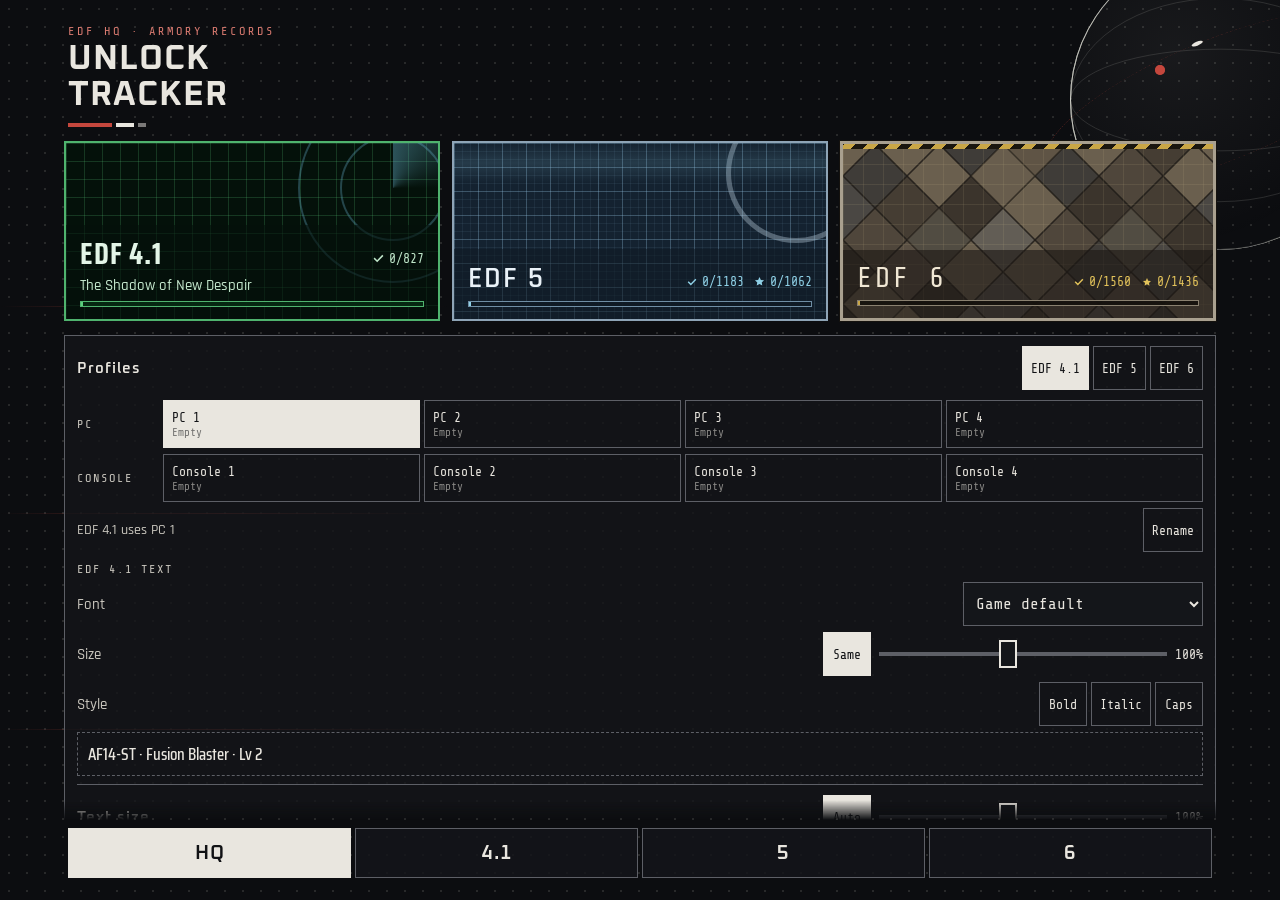
<file: index.html>
<!doctype html>
<html lang="en">
<head>
  <meta charset="utf-8">
  <meta name="viewport" content="width=device-width, initial-scale=1, viewport-fit=cover">
  <title>EDF Unlock Tracker</title>
  <meta name="description" content="Track weapon and vehicle unlocks and star upgrades for Earth Defense Force 4.1, 5 and 6.">
  <meta name="theme-color" content="#0c0d10">
  <meta name="color-scheme" content="dark">
  <meta name="mobile-web-app-capable" content="yes">
  <meta name="apple-mobile-web-app-capable" content="yes">
  <meta name="apple-mobile-web-app-status-bar-style" content="black-translucent">
  <meta name="apple-mobile-web-app-title" content="EDF Tracker">
  <link rel="manifest" href="manifest.webmanifest">
  <link rel="icon" href="icons/icon-192.png">
  <link rel="apple-touch-icon" href="icons/icon-180.png">
  <link rel="preload" href="fonts/oxanium-latin-700-normal.woff2" as="font" type="font/woff2" crossorigin>
  <link rel="stylesheet" href="css/base.css">
  <link rel="stylesheet" href="css/hq.css">
  <script src="js/version.js"></script>
  <script src="js/prefs.js"></script>
</head>
<body>
<div class="hq">
  <div class="hq-bg" aria-hidden="true">
    <div class="hq-dots"></div>
    <div class="hq-stream" style="top:34%;animation-delay:0s"></div><div class="hq-stream" style="top:57%;animation-delay:-2.5s"></div><div class="hq-stream" style="top:81%;animation-delay:-1.2s"></div>
    <div class="globe">
      <div class="globe__edge"></div>
      <div class="globe__mer" style="animation-delay:0s"></div><div class="globe__mer" style="animation-delay:-2s"></div><div class="globe__mer" style="animation-delay:-4s"></div><div class="globe__mer" style="animation-delay:-6s"></div>
      <div class="globe__lat" style="transform:scaleY(.34)"></div>
      <div class="globe__lat" style="transform:scaleY(.68);opacity:.8"></div>
      <div class="globe__dot"></div>
      <div class="globe__ping"></div>
      <div class="globe__orbit"><div class="globe__path"></div><div class="globe__sat"></div></div>
    </div>
  </div>

  <main class="hq-main">
    <header class="hq-head">
      <div class="hq-kicker">EDF HQ · ARMORY RECORDS</div>
      <h1>UNLOCK <br>TRACKER</h1>
      <div class="hq-bars" aria-hidden="true"><span></span><span></span><span></span></div>
    </header>

    <noscript><p class="notice">The tracker needs JavaScript. Turn it on in your browser settings and reload.</p></noscript>

    <div class="notice" id="notice" role="status" aria-live="polite" hidden></div>

    <div class="cards">
      <a class="card card--41" href="edf41.html">
        <div class="card__fx" aria-hidden="true"><div class="fx41-grid"></div><div class="fx41-radar"><div class="fx41-sweep"></div></div></div>
        <div class="card__body">
          <div class="card__top"><span class="card__name">EDF 4.1</span><span class="card__meta"><span class="card__slot" data-slotname="edf41" hidden></span><span class="card__count" data-count="edf41">0/827</span></span></div>
          <div class="card__sub">The Shadow of New Despair</div>
          <div class="card__bar"><span data-bar="edf41" style="width:0%"></span></div>
        </div>
      </a>
      <a class="card card--5" href="edf5.html">
        <div class="card__fx" aria-hidden="true"><div class="fx5-grid"></div><div class="fx5-ring"></div><div class="fx5-scan"></div></div>
        <div class="card__body">
          <div class="card__top"><span class="card__name">EDF 5</span><span class="card__meta"><span class="card__slot" data-slotname="edf5" hidden></span><span class="card__count" data-count="edf5">0/1183</span></span></div>
          <div class="card__bar"><span data-bar="edf5" style="width:0%"></span></div>
        </div>
      </a>
      <a class="card card--6" href="edf6.html">
        <div class="card__fx" aria-hidden="true"><div class="fx6-move"><div class="fx6-rh"></div><div class="fx6-rhl"></div></div><div class="fx6-grid"></div><div class="fx6-hazard"></div></div>
        <div class="card__body">
          <div class="card__top"><span class="card__name">EDF 6</span><span class="card__meta"><span class="card__slot" data-slotname="edf6" hidden></span><span class="card__count" data-count="edf6">0/1560</span></span></div>
          <div class="card__bar"><span data-bar="edf6" style="width:0%"></span></div>
        </div>
      </a>
    </div>

    <section class="settings" aria-label="Settings">
      <div class="setting" role="group" aria-labelledby="lblProfile">
        <span class="setting__label" id="lblProfile">Profiles</span>
        <div class="seg" id="segGame" title="Choose which game's profiles to show">
          <button type="button" data-game="edf41">EDF 4.1</button>
          <button type="button" data-game="edf5">EDF 5</button>
          <button type="button" data-game="edf6">EDF 6</button>
        </div>
      </div>
      <div class="slots" id="segProfile">
        <div class="slots__group" role="group" aria-labelledby="lblPc">
          <span class="slots__label" id="lblPc">PC</span>
          <div class="slots__grid">
            <button type="button" class="slot" data-slot="pc1"><span class="slot__name">PC 1</span><span class="slot__count">Empty</span></button>
            <button type="button" class="slot" data-slot="pc2"><span class="slot__name">PC 2</span><span class="slot__count">Empty</span></button>
            <button type="button" class="slot" data-slot="pc3"><span class="slot__name">PC 3</span><span class="slot__count">Empty</span></button>
            <button type="button" class="slot" data-slot="pc4"><span class="slot__name">PC 4</span><span class="slot__count">Empty</span></button>
          </div>
        </div>
        <div class="slots__group" role="group" aria-labelledby="lblCon">
          <span class="slots__label" id="lblCon">Console</span>
          <div class="slots__grid">
            <button type="button" class="slot" data-slot="con1"><span class="slot__name">Console 1</span><span class="slot__count">Empty</span></button>
            <button type="button" class="slot" data-slot="con2"><span class="slot__name">Console 2</span><span class="slot__count">Empty</span></button>
            <button type="button" class="slot" data-slot="con3"><span class="slot__name">Console 3</span><span class="slot__count">Empty</span></button>
            <button type="button" class="slot" data-slot="con4"><span class="slot__name">Console 4</span><span class="slot__count">Empty</span></button>
          </div>
        </div>
        <div class="slots__foot">
          <span class="slots__now" id="slotNow"></span>
          <button type="button" id="renameProfile" title="Rename the profile in use">Rename</button>
        </div>
      </div>
      <div class="gtext" id="gameText" role="group" aria-labelledby="lblGameText">
        <span class="slots__label" id="lblGameText">Text</span>
        <div class="setting">
          <label class="setting__label setting__label--sub" for="typeFont">Font</label>
          <select class="select" id="typeFont"><option value="default">Game default</option></select>
        </div>
        <div class="setting" role="group" aria-labelledby="lblTypeSize">
          <span class="setting__label setting__label--sub" id="lblTypeSize">Size</span>
          <div class="seg seg--text" id="segTypeSize">
            <button type="button" id="typeSame" title="Use the general Text size setting (below) for this game">Same</button>
            <input type="range" class="range" id="typeRange" min="60" max="150" step="5" value="100" aria-labelledby="lblTypeSize" aria-valuetext="100%">
            <span class="seg__value" id="typeValue" aria-hidden="true">100%</span>
          </div>
        </div>
        <div class="setting" role="group" aria-labelledby="lblTypeStyle">
          <span class="setting__label setting__label--sub" id="lblTypeStyle">Style</span>
          <div class="seg" id="segTypeStyle">
            <button type="button" data-style="bold">Bold</button>
            <button type="button" data-style="italic">Italic</button>
            <button type="button" data-style="caps">Caps</button>
          </div>
        </div>
        <p class="gtext__preview" id="typePreview" aria-hidden="true"></p>
      </div>
      <div class="setting" role="group" aria-labelledby="lblText">
        <span class="setting__label" id="lblText" title="For HQ and for every game set to Same">Text size</span>
        <div class="seg seg--text" id="segText">
          <button type="button" id="textAuto" data-text="auto" title="Follow this device's text size">Auto</button>
          <input type="range" class="range" id="textRange" min="60" max="150" step="5" value="100" aria-labelledby="lblText" aria-valuetext="100%">
          <span class="seg__value" id="textValue" aria-hidden="true">100%</span>
        </div>
      </div>
      <div class="setting" role="group" aria-labelledby="lblLayout">
        <span class="setting__label" id="lblLayout">Game pages</span>
        <div class="seg" id="segLayout">
          <button type="button" data-layout="fit" title="Everything fits on one screen; the weapon list and the upgrades scroll inside it">Fit screen</button>
          <button type="button" data-layout="scroll" title="On phones and tablets: a taller weapon list and the full details, on a page that scrolls">Taller lists</button>
        </div>
      </div>
      <div class="setting" role="group" aria-labelledby="lblFx">
        <span class="setting__label" id="lblFx">Background effects</span>
        <div class="seg" id="segFx">
          <button type="button" data-fx="on">On</button>
          <button type="button" data-fx="off" title="Stops the moving backgrounds to save battery">Off</button>
        </div>
      </div>
    </section>

    <section class="savein" id="saveIn" aria-labelledby="saveTitle" hidden>
      <h2 class="savein__title" id="saveTitle" tabindex="-1">Import from game save</h2>
      <p class="savein__text">Marks the weapons you own, and in EDF 5 and 6 their star levels, by reading your own save file from the PC (Steam) version. The file is read on this device only; nothing is uploaded.</p>
      <div class="setting">
        <label class="setting__label setting__label--sub" for="saveGame">Game</label>
        <select class="select" id="saveGame"></select>
      </div>
      <div class="setting">
        <label class="setting__label setting__label--sub" for="saveSlot">Into profile</label>
        <select class="select" id="saveSlot"></select>
      </div>
      <label class="savein__check" id="saveStarsRow"><input type="checkbox" id="saveStars" checked> <span>Also read star levels</span></label>
      <p class="savein__text">Choose <b id="saveName">MAIN.GST</b> from a save slot's folder (<b>saveslot00</b> is the first slot). The saves are in this folder, inside a folder named with your Steam ID number:</p>
      <div class="savein__path">
        <code id="savePath"></code>
        <button type="button" id="saveCopy" title="Copy this folder path, then paste it into the file window's address bar">Copy</button>
      </div>
      <div class="savein__row">
        <button type="button" class="hq-btn hq-btn--red" id="savePick">Choose the save file</button>
        <button type="button" class="hq-btn" id="saveClose">Close</button>
      </div>
      <input type="file" id="saveFile" hidden>
      <div class="savein__result" id="saveResult" role="status" aria-live="polite" hidden></div>
    </section>
    <div class="actions">
      <button type="button" class="hq-btn" id="export">Export progress</button>
      <button type="button" class="hq-btn" id="import">Import progress</button>
      <input type="file" id="importfile" accept="application/json,.json" hidden>
      <button type="button" class="hq-btn hq-btn--wide" id="saveOpen" aria-expanded="false" aria-controls="saveIn" hidden>Import from game save</button>
    </div>
    <p class="backup" id="backup" hidden></p>
    <p class="credit"><span id="version"></span> · Weapon data and drop tables from <a href="https://github.com/zeddidragon/edf-calc" rel="noopener">edf-calc</a> by Tony Sæle (zeddidragon)</p>
  </main>

  <nav class="nav" aria-label="Games">
    <a href="index.html" aria-current="page">HQ</a>
    <a href="edf41.html">4.1</a>
    <a href="edf5.html">5</a>
    <a href="edf6.html">6</a>
  </nav>
</div>
<script type="module" src="js/hq.js"></script>
<script src="js/sw-register.js" defer></script>
</body>
</html>
</file>
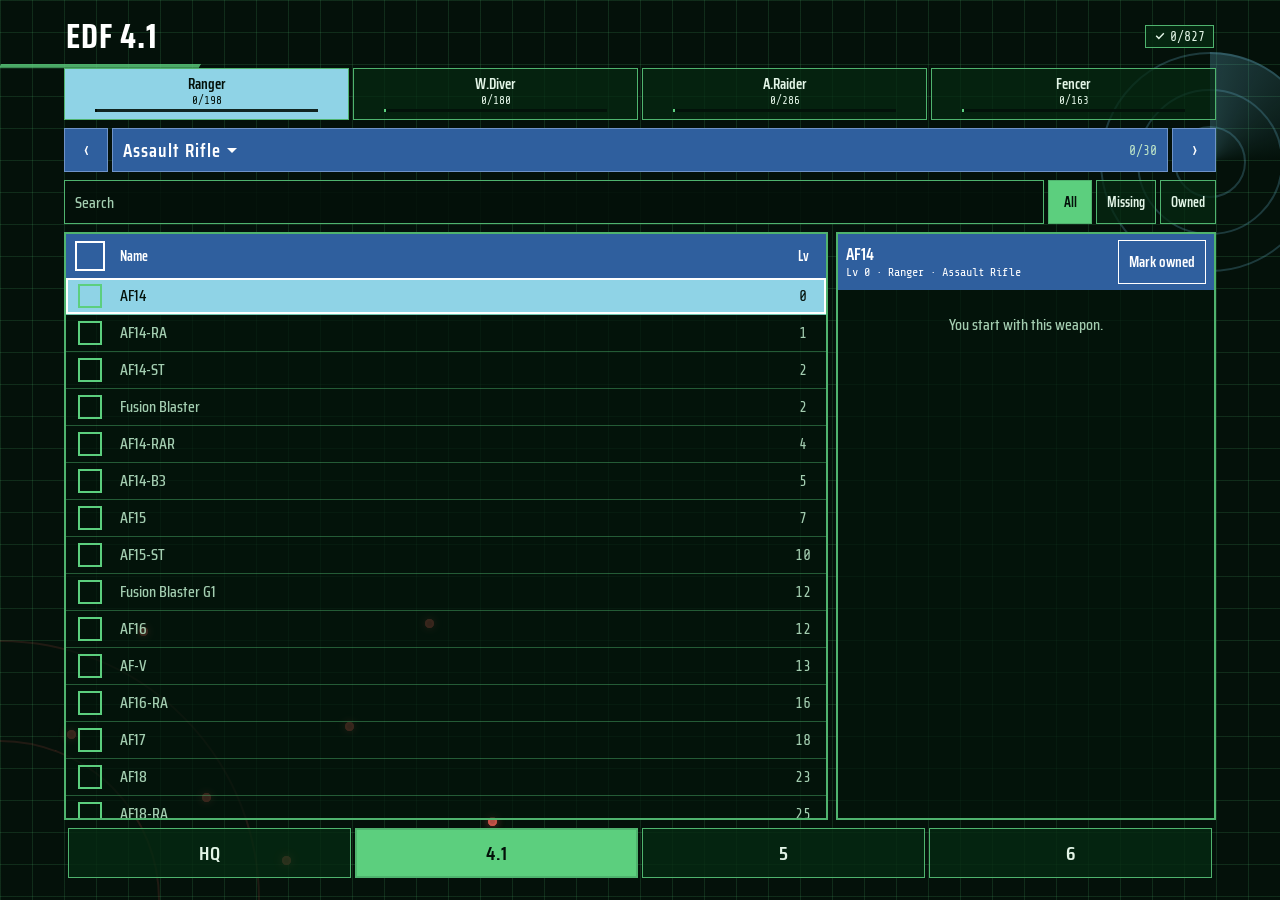
<file: edf41.html>
<!doctype html>
<!-- Generated by tools/build_pages.py. Edit the template there, then run it again. -->
<html lang="en">
<head>
  <meta charset="utf-8">
  <meta name="viewport" content="width=device-width, initial-scale=1, viewport-fit=cover">
  <title>EDF 4.1 · EDF Unlock Tracker</title>
  <meta name="description" content="Track EDF 4.1 weapon and vehicle unlocks for every class.">
  <meta name="theme-color" content="#04110a">
  <meta name="color-scheme" content="dark">
  <meta name="mobile-web-app-capable" content="yes">
  <meta name="apple-mobile-web-app-capable" content="yes">
  <meta name="apple-mobile-web-app-status-bar-style" content="black-translucent">
  <meta name="apple-mobile-web-app-title" content="EDF Tracker">
  <link rel="manifest" href="manifest.webmanifest">
  <link rel="icon" href="icons/icon-192.png">
  <link rel="apple-touch-icon" href="icons/icon-180.png">
  <link rel="preload" href="fonts/saira-condensed-latin-600-normal.woff2" as="font" type="font/woff2" crossorigin>
  <link rel="preload" href="data/edf41.json" as="fetch" crossorigin>
  <link rel="stylesheet" href="css/base.css">
  <link rel="stylesheet" href="css/app.css">
  <link rel="stylesheet" href="css/theme-41.css">
  <script src="js/version.js"></script>
  <script src="js/prefs.js"></script>
</head>
<body data-game="edf41">
<div class="shell">
  <div class="decor" aria-hidden="true">
    <div class="th-grid"></div>
    <div class="th-radar">
      <div class="th-ring" style="top:0;left:0;width:220px;height:220px"></div>
      <div class="th-ring" style="top:37px;left:37px;width:146px;height:146px"></div>
      <div class="th-ring" style="top:74px;left:74px;width:72px;height:72px"></div>
      <div class="th-sweep"></div>
    </div>
    <div class="th-stripe"></div>
    <div class="th-blips">
      <div class="th-range" style="left:-260px;bottom:-260px;width:520px;height:520px"></div>
      <div class="th-range" style="left:-160px;bottom:-160px;width:320px;height:320px"></div>
      <div class="th-ping" style="left:18%;top:32%;animation-delay:0s"></div><div class="th-blip" style="left:18%;top:32%;animation-delay:0s"></div>
      <div class="th-ping" style="left:44%;top:56%;animation-delay:0.8s"></div><div class="th-blip" style="left:44%;top:56%;animation-delay:0.8s"></div>
      <div class="th-ping" style="left:26%;top:74%;animation-delay:1.6s"></div><div class="th-blip" style="left:26%;top:74%;animation-delay:1.6s"></div>
      <div class="th-ping" style="left:62%;top:80%;animation-delay:2.3s"></div><div class="th-blip" style="left:62%;top:80%;animation-delay:2.3s"></div>
      <div class="th-ping" style="left:9%;top:58%;animation-delay:1.1s"></div><div class="th-blip" style="left:9%;top:58%;animation-delay:1.1s"></div>
      <div class="th-ping" style="left:54%;top:30%;animation-delay:2.8s"></div><div class="th-blip" style="left:54%;top:30%;animation-delay:2.8s"></div>
      <div class="th-ping" style="left:36%;top:90%;animation-delay:0.4s"></div><div class="th-blip" style="left:36%;top:90%;animation-delay:0.4s"></div>
    </div>
  </div>

  <main class="main">
    <header class="titlebar">
      <h1>EDF 4.1</h1>
      <div class="pills" id="pills"></div>
    </header>

    <noscript><p class="noscript">The tracker needs JavaScript. Turn it on in your browser settings and reload.</p></noscript>

    <div class="banner" id="banner" role="region" aria-label="Import" hidden></div>

    <div class="tabs" id="tabs" role="group" aria-label="Class"></div>

    <div class="catbar">
      <button type="button" class="iconbtn" data-act="prev" aria-label="Previous category">‹</button>
      <button type="button" class="catbtn" id="catbtn" data-act="picker" aria-expanded="false" title="Choose a category">
        <span class="catbtn__name"><span class="catbtn__text" id="catname">Loading…</span><span class="caret" aria-hidden="true"></span></span>
        <span class="catbtn__count" id="catcount"></span>
      </button>
      <button type="button" class="iconbtn" data-act="next" aria-label="Next category">›</button>
    </div>

    <div class="tools">
      <div class="search">
        <label class="sr-only" for="q">Search all EDF 4.1 weapons</label>
        <input id="q" type="search" placeholder="Search" autocomplete="off" autocapitalize="off" autocorrect="off" spellcheck="false" enterkeyhint="search">
        <button type="button" class="search__clear" id="qclear" data-act="clearq" aria-label="Clear search" hidden>×</button>
      </div>
      <div class="filters" id="filters" role="group" aria-label="Filter"></div>
    </div>

    <div class="work">
      <section class="panel listpanel" aria-label="Weapons">
        <div class="listhead cols" id="listhead"></div>
        <div class="list" id="list"></div>
      </section>
      <section class="panel detail" id="detail" aria-label="Selected weapon"></section>
    </div>
  </main>

  <nav class="nav" aria-label="Games">
    <a href="index.html">HQ</a>
    <a href="edf41.html" aria-current="page">4.1</a>
    <a href="edf5.html">5</a>
    <a href="edf6.html">6</a>
  </nav>

  <div class="toast" id="toast" role="status" aria-live="polite" hidden>
    <span id="toastmsg"></span>
    <button type="button" id="toastundo" data-act="toast">Undo</button>
  </div>
</div>
<script type="module" src="js/app.js"></script>
<script src="js/sw-register.js" defer></script>
</body>
</html>
</file>
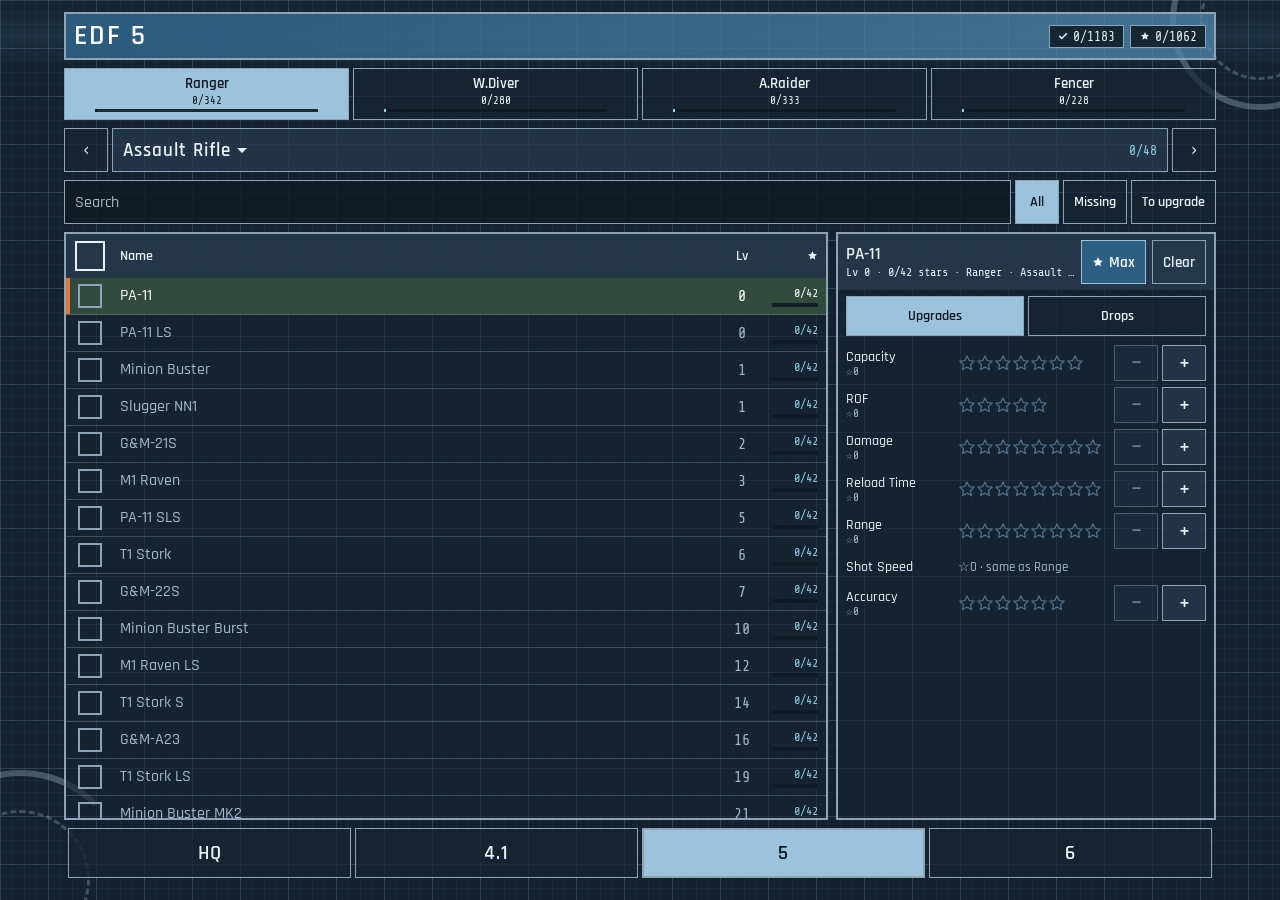
<file: edf5.html>
<!doctype html>
<!-- Generated by tools/build_pages.py. Edit the template there, then run it again. -->
<html lang="en">
<head>
  <meta charset="utf-8">
  <meta name="viewport" content="width=device-width, initial-scale=1, viewport-fit=cover">
  <title>EDF 5 · EDF Unlock Tracker</title>
  <meta name="description" content="Track EDF 5 weapon and vehicle unlocks and star upgrades for every class.">
  <meta name="theme-color" content="#142230">
  <meta name="color-scheme" content="dark">
  <meta name="mobile-web-app-capable" content="yes">
  <meta name="apple-mobile-web-app-capable" content="yes">
  <meta name="apple-mobile-web-app-status-bar-style" content="black-translucent">
  <meta name="apple-mobile-web-app-title" content="EDF Tracker">
  <link rel="manifest" href="manifest.webmanifest">
  <link rel="icon" href="icons/icon-192.png">
  <link rel="apple-touch-icon" href="icons/icon-180.png">
  <link rel="preload" href="fonts/rajdhani-latin-600-normal.woff2" as="font" type="font/woff2" crossorigin>
  <link rel="preload" href="data/edf5.json" as="fetch" crossorigin>
  <link rel="stylesheet" href="css/base.css">
  <link rel="stylesheet" href="css/app.css">
  <link rel="stylesheet" href="css/theme-5.css">
  <script src="js/version.js"></script>
  <script src="js/prefs.js"></script>
</head>
<body data-game="edf5">
<div class="shell">
  <div class="decor" aria-hidden="true">
    <div class="th-grid"></div>
    <div class="th-ring" style="right:-70px;top:-70px;width:180px;height:180px"></div>
    <div class="th-ring2" style="right:-40px;top:-40px;width:120px;height:120px"></div>
    <div class="th-ring" style="left:-90px;bottom:-90px;width:220px;height:220px"></div>
    <div class="th-ring2" style="left:-50px;bottom:-50px;width:140px;height:140px"></div>
    <div class="th-scan"></div>
  </div>

  <main class="main">
    <header class="titlebar">
      <h1>EDF 5</h1>
      <div class="pills" id="pills"></div>
    </header>

    <noscript><p class="noscript">The tracker needs JavaScript. Turn it on in your browser settings and reload.</p></noscript>

    <div class="banner" id="banner" role="region" aria-label="Import" hidden></div>

    <div class="tabs" id="tabs" role="group" aria-label="Class"></div>

    <div class="catbar">
      <button type="button" class="iconbtn" data-act="prev" aria-label="Previous category">‹</button>
      <button type="button" class="catbtn" id="catbtn" data-act="picker" aria-expanded="false" title="Choose a category">
        <span class="catbtn__name"><span class="catbtn__text" id="catname">Loading…</span><span class="caret" aria-hidden="true"></span></span>
        <span class="catbtn__count" id="catcount"></span>
      </button>
      <button type="button" class="iconbtn" data-act="next" aria-label="Next category">›</button>
    </div>

    <div class="tools">
      <div class="search">
        <label class="sr-only" for="q">Search all EDF 5 weapons</label>
        <input id="q" type="search" placeholder="Search" autocomplete="off" autocapitalize="off" autocorrect="off" spellcheck="false" enterkeyhint="search">
        <button type="button" class="search__clear" id="qclear" data-act="clearq" aria-label="Clear search" hidden>×</button>
      </div>
      <div class="filters" id="filters" role="group" aria-label="Filter"></div>
    </div>

    <div class="work">
      <section class="panel listpanel" aria-label="Weapons">
        <div class="listhead cols" id="listhead"></div>
        <div class="list" id="list"></div>
      </section>
      <section class="panel detail" id="detail" aria-label="Selected weapon"></section>
    </div>
  </main>

  <nav class="nav" aria-label="Games">
    <a href="index.html">HQ</a>
    <a href="edf41.html">4.1</a>
    <a href="edf5.html" aria-current="page">5</a>
    <a href="edf6.html">6</a>
  </nav>

  <div class="toast" id="toast" role="status" aria-live="polite" hidden>
    <span id="toastmsg"></span>
    <button type="button" id="toastundo" data-act="toast">Undo</button>
  </div>
</div>
<script type="module" src="js/app.js"></script>
<script src="js/sw-register.js" defer></script>
</body>
</html>
</file>
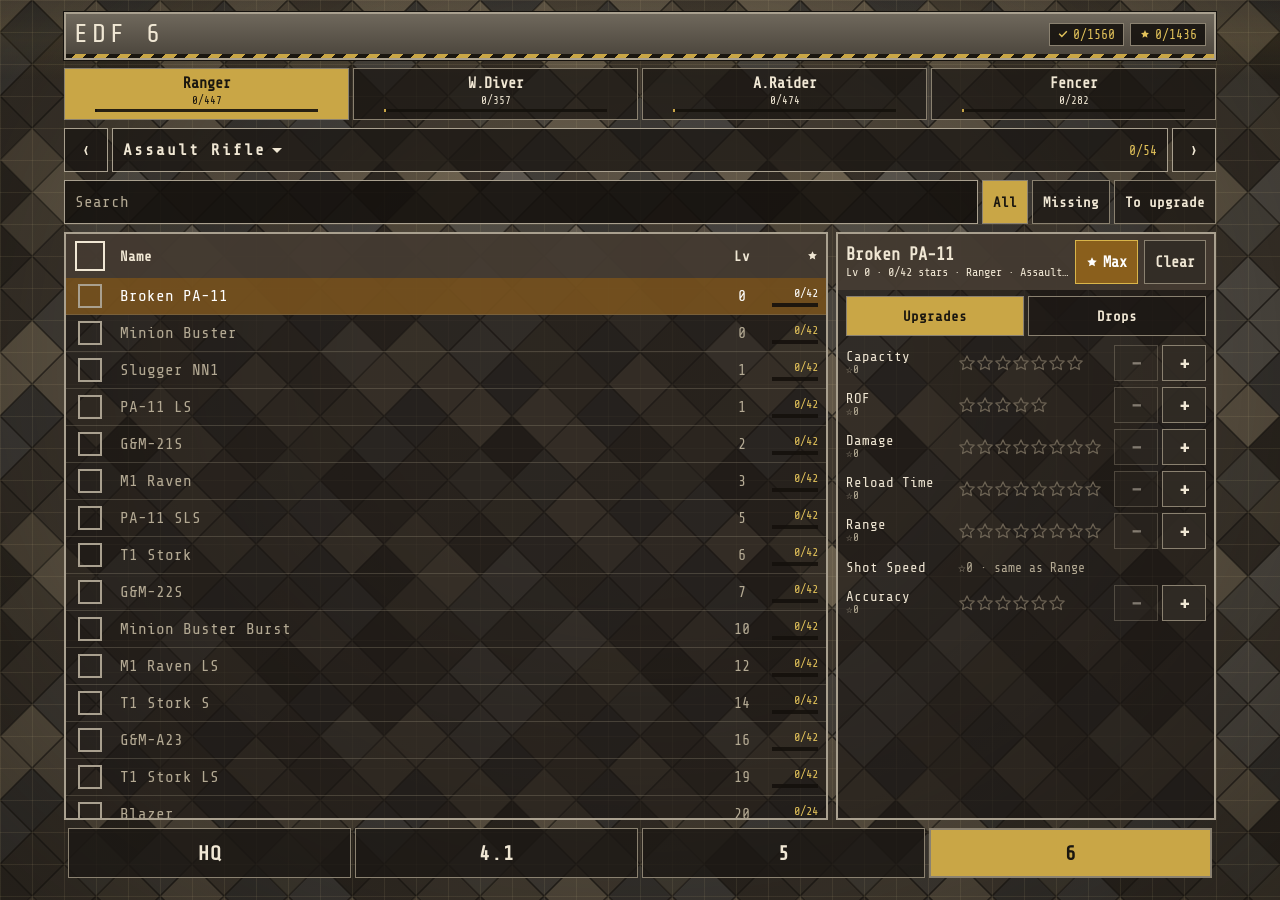
<file: edf6.html>
<!doctype html>
<!-- Generated by tools/build_pages.py. Edit the template there, then run it again. -->
<html lang="en">
<head>
  <meta charset="utf-8">
  <meta name="viewport" content="width=device-width, initial-scale=1, viewport-fit=cover">
  <title>EDF 6 · EDF Unlock Tracker</title>
  <meta name="description" content="Track EDF 6 weapon and vehicle unlocks and star upgrades for every class.">
  <meta name="theme-color" content="#2b2620">
  <meta name="color-scheme" content="dark">
  <meta name="mobile-web-app-capable" content="yes">
  <meta name="apple-mobile-web-app-capable" content="yes">
  <meta name="apple-mobile-web-app-status-bar-style" content="black-translucent">
  <meta name="apple-mobile-web-app-title" content="EDF Tracker">
  <link rel="manifest" href="manifest.webmanifest">
  <link rel="icon" href="icons/icon-192.png">
  <link rel="apple-touch-icon" href="icons/icon-180.png">
  <link rel="preload" href="fonts/share-tech-mono-latin-400-normal.woff2" as="font" type="font/woff2" crossorigin>
  <link rel="preload" href="data/edf6.json" as="fetch" crossorigin>
  <link rel="stylesheet" href="css/base.css">
  <link rel="stylesheet" href="css/app.css">
  <link rel="stylesheet" href="css/theme-6.css">
  <script src="js/version.js"></script>
  <script src="js/prefs.js"></script>
</head>
<body data-game="edf6">
<div class="shell">
  <div class="decor" aria-hidden="true">
    <div class="th-rh-move">
      <div class="th-rh"></div>
      <div class="th-rh-d"></div>
      <div class="th-rh-l"></div>
      <div class="th-rh-l2"></div>
    </div>
    <div class="th-vignette"></div>
    <div class="th-grid"></div>
    <div class="th-scan"></div>
  </div>

  <main class="main">
    <header class="titlebar">
      <h1>EDF 6</h1>
      <div class="pills" id="pills"></div>
    </header>

    <noscript><p class="noscript">The tracker needs JavaScript. Turn it on in your browser settings and reload.</p></noscript>

    <div class="banner" id="banner" role="region" aria-label="Import" hidden></div>

    <div class="tabs" id="tabs" role="group" aria-label="Class"></div>

    <div class="catbar">
      <button type="button" class="iconbtn" data-act="prev" aria-label="Previous category">‹</button>
      <button type="button" class="catbtn" id="catbtn" data-act="picker" aria-expanded="false" title="Choose a category">
        <span class="catbtn__name"><span class="catbtn__text" id="catname">Loading…</span><span class="caret" aria-hidden="true"></span></span>
        <span class="catbtn__count" id="catcount"></span>
      </button>
      <button type="button" class="iconbtn" data-act="next" aria-label="Next category">›</button>
    </div>

    <div class="tools">
      <div class="search">
        <label class="sr-only" for="q">Search all EDF 6 weapons</label>
        <input id="q" type="search" placeholder="Search" autocomplete="off" autocapitalize="off" autocorrect="off" spellcheck="false" enterkeyhint="search">
        <button type="button" class="search__clear" id="qclear" data-act="clearq" aria-label="Clear search" hidden>×</button>
      </div>
      <div class="filters" id="filters" role="group" aria-label="Filter"></div>
    </div>

    <div class="work">
      <section class="panel listpanel" aria-label="Weapons">
        <div class="listhead cols" id="listhead"></div>
        <div class="list" id="list"></div>
      </section>
      <section class="panel detail" id="detail" aria-label="Selected weapon"></section>
    </div>
  </main>

  <nav class="nav" aria-label="Games">
    <a href="index.html">HQ</a>
    <a href="edf41.html">4.1</a>
    <a href="edf5.html">5</a>
    <a href="edf6.html" aria-current="page">6</a>
  </nav>

  <div class="toast" id="toast" role="status" aria-live="polite" hidden>
    <span id="toastmsg"></span>
    <button type="button" id="toastundo" data-act="toast">Undo</button>
  </div>
</div>
<script type="module" src="js/app.js"></script>
<script src="js/sw-register.js" defer></script>
</body>
</html>
</file>
<file: css/base.css>
/* ==========================================================================
   base.css – loaded by every page: self-hosted fonts, icons, shared helpers.
   Fonts are SIL Open Font License files (see fonts/licenses).
   ========================================================================== */

@font-face { font-family: 'Rajdhani'; font-style: normal; font-weight: 500; font-display: swap; src: url(../fonts/rajdhani-latin-500-normal.woff2) format('woff2'); unicode-range: U+0000-00FF, U+0131, U+0152-0153, U+02BB-02BC, U+02C6, U+02DA, U+02DC, U+0304, U+0308, U+0329, U+2000-206F, U+20AC, U+2122, U+2191, U+2193, U+2212, U+2215, U+FEFF, U+FFFD; }
@font-face { font-family: 'Rajdhani'; font-style: normal; font-weight: 600; font-display: swap; src: url(../fonts/rajdhani-latin-600-normal.woff2) format('woff2'); unicode-range: U+0000-00FF, U+0131, U+0152-0153, U+02BB-02BC, U+02C6, U+02DA, U+02DC, U+0304, U+0308, U+0329, U+2000-206F, U+20AC, U+2122, U+2191, U+2193, U+2212, U+2215, U+FEFF, U+FFFD; }
@font-face { font-family: 'Saira Condensed'; font-style: normal; font-weight: 500; font-display: swap; src: url(../fonts/saira-condensed-latin-500-normal.woff2) format('woff2'); unicode-range: U+0000-00FF, U+0131, U+0152-0153, U+02BB-02BC, U+02C6, U+02DA, U+02DC, U+0304, U+0308, U+0329, U+2000-206F, U+20AC, U+2122, U+2191, U+2193, U+2212, U+2215, U+FEFF, U+FFFD; }
@font-face { font-family: 'Saira Condensed'; font-style: normal; font-weight: 600; font-display: swap; src: url(../fonts/saira-condensed-latin-600-normal.woff2) format('woff2'); unicode-range: U+0000-00FF, U+0131, U+0152-0153, U+02BB-02BC, U+02C6, U+02DA, U+02DC, U+0304, U+0308, U+0329, U+2000-206F, U+20AC, U+2122, U+2191, U+2193, U+2212, U+2215, U+FEFF, U+FFFD; }
@font-face { font-family: 'Saira Condensed'; font-style: normal; font-weight: 700; font-display: swap; src: url(../fonts/saira-condensed-latin-700-normal.woff2) format('woff2'); unicode-range: U+0000-00FF, U+0131, U+0152-0153, U+02BB-02BC, U+02C6, U+02DA, U+02DC, U+0304, U+0308, U+0329, U+2000-206F, U+20AC, U+2122, U+2191, U+2193, U+2212, U+2215, U+FEFF, U+FFFD; }
@font-face { font-family: 'Oxanium'; font-style: normal; font-weight: 500; font-display: swap; src: url(../fonts/oxanium-latin-500-normal.woff2) format('woff2'); unicode-range: U+0000-00FF, U+0131, U+0152-0153, U+02BB-02BC, U+02C6, U+02DA, U+02DC, U+0304, U+0308, U+0329, U+2000-206F, U+20AC, U+2122, U+2191, U+2193, U+2212, U+2215, U+FEFF, U+FFFD; }
@font-face { font-family: 'Oxanium'; font-style: normal; font-weight: 600; font-display: swap; src: url(../fonts/oxanium-latin-600-normal.woff2) format('woff2'); unicode-range: U+0000-00FF, U+0131, U+0152-0153, U+02BB-02BC, U+02C6, U+02DA, U+02DC, U+0304, U+0308, U+0329, U+2000-206F, U+20AC, U+2122, U+2191, U+2193, U+2212, U+2215, U+FEFF, U+FFFD; }
@font-face { font-family: 'Oxanium'; font-style: normal; font-weight: 700; font-display: swap; src: url(../fonts/oxanium-latin-700-normal.woff2) format('woff2'); unicode-range: U+0000-00FF, U+0131, U+0152-0153, U+02BB-02BC, U+02C6, U+02DA, U+02DC, U+0304, U+0308, U+0329, U+2000-206F, U+20AC, U+2122, U+2191, U+2193, U+2212, U+2215, U+FEFF, U+FFFD; }
@font-face { font-family: 'Share Tech Mono'; font-style: normal; font-weight: 400; font-display: swap; src: url(../fonts/share-tech-mono-latin-400-normal.woff2) format('woff2'); unicode-range: U+0000-00FF, U+0131, U+0152-0153, U+02BB-02BC, U+02C6, U+02DA, U+02DC, U+0304, U+0308, U+0329, U+2000-206F, U+20AC, U+2122, U+2191, U+2193, U+2212, U+2215, U+FEFF, U+FFFD; }

/* Extra fonts a player can pick for a game page on HQ ("Text" under each game). Each has a lighter
   and a heavier file that between them answer every weight the pages ask for. A browser only
   downloads a font once a page actually uses it. */
@font-face { font-family: 'Orbitron'; font-style: normal; font-weight: 100 500; font-display: swap; src: url(../fonts/orbitron-latin-500-normal.woff2) format('woff2'); unicode-range: U+0000-00FF, U+0131, U+0152-0153, U+02BB-02BC, U+02C6, U+02DA, U+02DC, U+0304, U+0308, U+0329, U+2000-206F, U+20AC, U+2122, U+2191, U+2193, U+2212, U+2215, U+FEFF, U+FFFD; }
@font-face { font-family: 'Orbitron'; font-style: normal; font-weight: 600 900; font-display: swap; src: url(../fonts/orbitron-latin-700-normal.woff2) format('woff2'); unicode-range: U+0000-00FF, U+0131, U+0152-0153, U+02BB-02BC, U+02C6, U+02DA, U+02DC, U+0304, U+0308, U+0329, U+2000-206F, U+20AC, U+2122, U+2191, U+2193, U+2212, U+2215, U+FEFF, U+FFFD; }
@font-face { font-family: 'Exo 2'; font-style: normal; font-weight: 100 500; font-display: swap; src: url(../fonts/exo-2-latin-500-normal.woff2) format('woff2'); unicode-range: U+0000-00FF, U+0131, U+0152-0153, U+02BB-02BC, U+02C6, U+02DA, U+02DC, U+0304, U+0308, U+0329, U+2000-206F, U+20AC, U+2122, U+2191, U+2193, U+2212, U+2215, U+FEFF, U+FFFD; }
@font-face { font-family: 'Exo 2'; font-style: normal; font-weight: 600 900; font-display: swap; src: url(../fonts/exo-2-latin-700-normal.woff2) format('woff2'); unicode-range: U+0000-00FF, U+0131, U+0152-0153, U+02BB-02BC, U+02C6, U+02DA, U+02DC, U+0304, U+0308, U+0329, U+2000-206F, U+20AC, U+2122, U+2191, U+2193, U+2212, U+2215, U+FEFF, U+FFFD; }
@font-face { font-family: 'Chakra Petch'; font-style: normal; font-weight: 100 500; font-display: swap; src: url(../fonts/chakra-petch-latin-500-normal.woff2) format('woff2'); unicode-range: U+0000-00FF, U+0131, U+0152-0153, U+02BB-02BC, U+02C6, U+02DA, U+02DC, U+0304, U+0308, U+0329, U+2000-206F, U+20AC, U+2122, U+2191, U+2193, U+2212, U+2215, U+FEFF, U+FFFD; }
@font-face { font-family: 'Chakra Petch'; font-style: normal; font-weight: 600 900; font-display: swap; src: url(../fonts/chakra-petch-latin-700-normal.woff2) format('woff2'); unicode-range: U+0000-00FF, U+0131, U+0152-0153, U+02BB-02BC, U+02C6, U+02DA, U+02DC, U+0304, U+0308, U+0329, U+2000-206F, U+20AC, U+2122, U+2191, U+2193, U+2212, U+2215, U+FEFF, U+FFFD; }
@font-face { font-family: 'Tektur'; font-style: normal; font-weight: 100 500; font-display: swap; src: url(../fonts/tektur-latin-500-normal.woff2) format('woff2'); unicode-range: U+0000-00FF, U+0131, U+0152-0153, U+02BB-02BC, U+02C6, U+02DA, U+02DC, U+0304, U+0308, U+0329, U+2000-206F, U+20AC, U+2122, U+2191, U+2193, U+2212, U+2215, U+FEFF, U+FFFD; }
@font-face { font-family: 'Tektur'; font-style: normal; font-weight: 600 900; font-display: swap; src: url(../fonts/tektur-latin-700-normal.woff2) format('woff2'); unicode-range: U+0000-00FF, U+0131, U+0152-0153, U+02BB-02BC, U+02C6, U+02DA, U+02DC, U+0304, U+0308, U+0329, U+2000-206F, U+20AC, U+2122, U+2191, U+2193, U+2212, U+2215, U+FEFF, U+FFFD; }
@font-face { font-family: 'Quantico'; font-style: normal; font-weight: 100 500; font-display: swap; src: url(../fonts/quantico-latin-400-normal.woff2) format('woff2'); unicode-range: U+0000-00FF, U+0131, U+0152-0153, U+02BB-02BC, U+02C6, U+02DA, U+02DC, U+0304, U+0308, U+0329, U+2000-206F, U+20AC, U+2122, U+2191, U+2193, U+2212, U+2215, U+FEFF, U+FFFD; }
@font-face { font-family: 'Quantico'; font-style: normal; font-weight: 600 900; font-display: swap; src: url(../fonts/quantico-latin-700-normal.woff2) format('woff2'); unicode-range: U+0000-00FF, U+0131, U+0152-0153, U+02BB-02BC, U+02C6, U+02DA, U+02DC, U+0304, U+0308, U+0329, U+2000-206F, U+20AC, U+2122, U+2191, U+2193, U+2212, U+2215, U+FEFF, U+FFFD; }
@font-face { font-family: 'Jura'; font-style: normal; font-weight: 100 500; font-display: swap; src: url(../fonts/jura-latin-500-normal.woff2) format('woff2'); unicode-range: U+0000-00FF, U+0131, U+0152-0153, U+02BB-02BC, U+02C6, U+02DA, U+02DC, U+0304, U+0308, U+0329, U+2000-206F, U+20AC, U+2122, U+2191, U+2193, U+2212, U+2215, U+FEFF, U+FFFD; }
@font-face { font-family: 'Jura'; font-style: normal; font-weight: 600 900; font-display: swap; src: url(../fonts/jura-latin-700-normal.woff2) format('woff2'); unicode-range: U+0000-00FF, U+0131, U+0152-0153, U+02BB-02BC, U+02C6, U+02DA, U+02DC, U+0304, U+0308, U+0329, U+2000-206F, U+20AC, U+2122, U+2191, U+2193, U+2212, U+2215, U+FEFF, U+FFFD; }

/* The app is already dark. Saying so stops browsers' "force dark pages" features
   (Opera GX, Chrome on Android, Samsung Internet) from recoloring it. */
:root {
  color-scheme: dark;
  --img-star: url("data:image/svg+xml,%3Csvg xmlns='http://www.w3.org/2000/svg' viewBox='0 0 24 24'%3E%3Cpath d='M12 2.6l2.9 6.1 6.7.8-4.9 4.6 1.2 6.6L12 17.5l-5.9 3.2 1.2-6.6-4.9-4.6 6.7-.8z'/%3E%3C/svg%3E");
  --img-star-off: url("data:image/svg+xml,%3Csvg xmlns='http://www.w3.org/2000/svg' viewBox='0 0 24 24'%3E%3Cpath d='M12 2.6l2.9 6.1 6.7.8-4.9 4.6 1.2 6.6L12 17.5l-5.9 3.2 1.2-6.6-4.9-4.6 6.7-.8z' fill='none' stroke='%23000' stroke-width='1.7' stroke-linejoin='round'/%3E%3C/svg%3E");
  --img-check: url("data:image/svg+xml,%3Csvg xmlns='http://www.w3.org/2000/svg' viewBox='0 0 24 24'%3E%3Cpath d='M4 12.5l5.2 5.2L20 6.5' fill='none' stroke='%23000' stroke-width='3.4' stroke-linecap='square'/%3E%3C/svg%3E");
}

/* Anything with the hidden attribute stays hidden, even if a class sets display. */
[hidden] { display: none !important; }

/* No double-tap zoom delay on controls. */
a, button, input, label { touch-action: manipulation; }

/* Icons are drawn with CSS masks so they look the same on every device and font. */
.ico {
  display: inline-block; flex: none; width: .82em; height: .82em; vertical-align: -.06em;
  background-color: currentColor;
  -webkit-mask-repeat: no-repeat; mask-repeat: no-repeat;
  -webkit-mask-position: center; mask-position: center;
  -webkit-mask-size: contain; mask-size: contain;
}
.ico--star { -webkit-mask-image: var(--img-star); mask-image: var(--img-star); }
.ico--check { -webkit-mask-image: var(--img-check); mask-image: var(--img-check); }
.caret { display: inline-block; flex: none; width: 0; height: 0; margin-left: 6px; vertical-align: middle; border: 5px solid transparent; border-bottom-width: 0; border-top-color: currentColor; }
.caret--up { border-width: 0 5px 5px; border-top-color: transparent; border-bottom-color: currentColor; }
.sr-only { position: absolute; width: 1px; height: 1px; overflow: hidden; clip: rect(0 0 0 0); white-space: nowrap; }

/* Motion off: the system "reduce motion" setting, or Background effects = Off on HQ.
   Layers that only make sense while moving are hidden. */
@media (prefers-reduced-motion: reduce) {
  *, *::before, *::after { animation: none !important; transition: none !important; }
  .th-ping, .th-scan, .hq-stream, .globe__ping, .fx5-scan { display: none; }
}
html.no-fx *, html.no-fx *::before, html.no-fx *::after { animation: none !important; }
html.no-fx .th-ping, html.no-fx .th-scan, html.no-fx .hq-stream, html.no-fx .globe__ping, html.no-fx .fx5-scan { display: none; }

/* Windows high-contrast mode removes background colors; keep the drawn icons visible. */
@media (forced-colors: active) {
  .ico, .stat__stars i { forced-color-adjust: none; background-color: CanvasText; }
  .stat__stars i.off { opacity: .4; }
}
</file>
<file: css/hq.css>
/* HQ page: graphite command-center look, separate from the three game themes.
   Fonts, icons and helpers live in base.css. Background motion uses transform/opacity only. */
*, *::before, *::after { box-sizing: border-box; }
html, body { margin: 0; }
body { background-color: #0c0d10; color: #e9e6df; font-family: 'Rajdhani', system-ui, sans-serif; -webkit-tap-highlight-color: transparent; -webkit-text-size-adjust: 100%; text-size-adjust: 100%; }
button, input { font: inherit; border-radius: 0; }
button { cursor: pointer; }
a { color: #e9e6df; }
:focus-visible { outline: 2px solid #e9e6df; outline-offset: 2px; }

/* HQ fills the screen; the middle scrolls and the game bar stays put below it.
   On phones the three game cards give up height first, so everything fits on one
   screen where it can. Where it cannot, the middle fades out above the game bar
   to show that it scrolls. */
.hq { position: relative; height: 100vh; height: 100dvh; overflow: hidden; display: flex; flex-direction: column; }
.hq-bg { position: absolute; top: 0; right: 0; bottom: 0; left: 0; overflow: hidden; pointer-events: none; }
.hq-dots { position: absolute; top: -18px; left: -36px; right: 0; bottom: 0; will-change: transform; background-image: radial-gradient(rgba(233,230,223,.13) 1px, transparent 1.6px); background-size: 18px 18px; animation: hqDots 10s linear infinite; }
.hq-stream { position: absolute; left: 0; width: 35%; height: 1px; background-image: linear-gradient(90deg, rgba(196,71,61,0), rgba(196,71,61,.55), rgba(196,71,61,0)); animation: hqStream 6s linear infinite; }
.globe { position: absolute; right: -90px; top: -50px; width: 300px; height: 300px; }
.globe__edge { position: absolute; top: 0; right: 0; bottom: 0; left: 0; border-radius: 50%; border: 1.5px solid rgba(233,230,223,.3); background-image: radial-gradient(circle at 35% 35%, rgba(233,230,223,.06), rgba(12,13,16,0) 70%); }
.globe__mer { position: absolute; top: 0; right: 0; bottom: 0; left: 0; border-radius: 50%; border-left: 1.5px solid rgba(233,230,223,.3); border-right: 1.5px solid rgba(233,230,223,.3); animation: hqMer 8s ease-in-out infinite; }
.globe__lat { position: absolute; top: 0; right: 0; bottom: 0; left: 0; border-radius: 50%; border: 1.5px solid rgba(233,230,223,.2); }
.globe__dot, .globe__ping { position: absolute; left: 30%; top: 40%; width: 10px; height: 10px; margin: -5px 0 0 -5px; border-radius: 50%; }
.globe__dot { background-color: #c4473d; }
.globe__ping { border: 2px solid rgba(196,71,61,.8); animation: hqPing 2.6s ease-out infinite; }
.globe__orbit { position: absolute; top: -40px; right: -40px; bottom: -40px; left: -40px; transform: rotate(-22deg) scaleY(.32); }
.globe__path { position: absolute; top: 0; right: 0; bottom: 0; left: 0; border-radius: 50%; border: 1.5px dashed rgba(196,71,61,.45); }
.globe__sat { position: absolute; top: 0; right: 0; bottom: 0; left: 0; animation: spin 9s linear infinite; }
.globe__sat::before { content: ""; position: absolute; left: 50%; top: -6px; width: 12px; height: 12px; margin-left: -6px; border-radius: 50%; background-color: #e9e6df; }

.hq-main { position: relative; flex: 1 1 auto; min-height: 0; overflow-y: auto; overscroll-behavior: contain; -webkit-overflow-scrolling: touch; width: 100%; max-width: 1180px; margin: 0 auto; display: flex; flex-direction: column; gap: 14px;
  padding: 24px 14px 0;
  padding: max(24px, env(safe-area-inset-top)) max(14px, env(safe-area-inset-right)) 0 max(14px, env(safe-area-inset-left));
  -webkit-mask-image: linear-gradient(#000, #000 calc(100% - 20px), transparent); mask-image: linear-gradient(#000, #000 calc(100% - 20px), transparent); }
.hq-main > * { flex-shrink: 0; }
.hq-head { display: flex; flex-direction: column; gap: 4px; padding: 0 4px; }
.hq-kicker { font-family: 'Share Tech Mono', ui-monospace, monospace; font-size: calc(12px * var(--ts, 1)); letter-spacing: 3px; color: #d97a70; }
.hq-head h1 { margin: 0; font-family: 'Oxanium', sans-serif; font-size: calc(34px * var(--ts, 1)); font-weight: 700; letter-spacing: 1px; line-height: 1.05; }
.hq-bars { display: flex; gap: 4px; margin-top: 6px; }
.hq-bars span { height: 4px; background-color: #e9e6df; }
.hq-bars span:first-child { width: 44px; background-color: #c4473d; }
.hq-bars span:nth-child(2) { width: 18px; }
.hq-bars span:nth-child(3) { width: 8px; opacity: .5; }

.hq-main > .cards { flex: 1 1 auto; max-height: 348px; display: flex; flex-direction: column; gap: 12px; }
.card { position: relative; flex: 1 1 0; display: flex; flex-direction: column; justify-content: flex-end; text-decoration: none; }
.card__fx { position: absolute; top: 0; right: 0; bottom: 0; left: 0; overflow: hidden; pointer-events: none; }
.card__body { position: relative; display: flex; flex-direction: column; gap: 6px; padding: 12px 14px; }
.card__top { display: flex; justify-content: space-between; align-items: baseline; gap: 8px; }
.card__name { font-size: calc(30px * var(--ts, 1)); line-height: 1.15; }
/* The count takes the room the name leaves (its two parts go on two lines when that is too little); the name wraps only when even that does not fit. */
.card__meta { position: relative; flex: 1 1 0; min-width: min-content; }
/* The profile in use, shown above the count once a game uses more than one profile. It is drawn above the count
   and takes no height, but it does take width, so a long profile name makes the game's name wrap instead of running into it. */
.card__slot {
  display: block; position: relative; top: calc(-1.2em - 1px); height: 1.2em; margin: 0 0 -1.2em auto; line-height: 1.2; max-width: 45vw; text-align: right;
  overflow: hidden; text-overflow: ellipsis; white-space: nowrap; font-family: 'Share Tech Mono', ui-monospace, monospace; font-size: calc(11px * var(--ts, 1)); letter-spacing: 1px; opacity: .85;
}
.card__count { display: flex; flex-wrap: wrap; justify-content: flex-end; align-items: center; gap: 2px 10px; font-family: 'Share Tech Mono', ui-monospace, monospace; font-size: calc(13px * var(--ts, 1)); }
.card__part { display: inline-flex; align-items: center; gap: 5px; white-space: nowrap; }
.card__sub { font-size: calc(15px * var(--ts, 1)); line-height: 1.2; }
.card__bar { height: 6px; }
.card__bar span { display: block; height: 100%; min-width: 2px; }

.card--41 { color: #e3f5e7; background-color: #04110a; border: 2px solid #4fb36e; }
.card--41 .card__name { font-family: 'Saira Condensed', sans-serif; font-weight: 700; letter-spacing: 1px; }
.card--41 .card__body { background-color: rgba(4,17,10,.62); }
.card--41 .card__count { color: #bfe6c9; }
.card--41 .card__sub { color: #c3e6cc; }
.card--41 .card__bar { background-color: rgba(6,42,18,.9); border: 1px solid #4fb36e; }
.card--41 .card__bar span { background-color: #5ccf7e; }
.fx41-grid { position: absolute; top: -18px; left: -18px; right: 0; bottom: 0; background-image: linear-gradient(rgba(92,207,126,.2) 1px, transparent 1px), linear-gradient(90deg, rgba(92,207,126,.2) 1px, transparent 1px); background-size: 18px 18px; animation: g41Grid 3s linear infinite; }
.fx41-radar { position: absolute; right: -50px; top: -50px; width: 190px; height: 190px; border-radius: 50%; border: 2px solid rgba(110,190,220,.3); }
.fx41-radar::before { content: ""; position: absolute; top: 40px; right: 40px; bottom: 40px; left: 40px; border-radius: 50%; border: 2px solid rgba(110,190,220,.3); }
.fx41-sweep { position: absolute; top: 0; right: 0; bottom: 0; left: 0; border-radius: 50%; background: conic-gradient(rgba(110,190,220,.38), rgba(110,190,220,0) 25%, rgba(110,190,220,0)); animation: spin 4s linear infinite; }

.card--5 { color: #eaf2f8; background-color: #142230; border: 2px solid #8ea4b6; }
.card--5 .card__name { font-weight: 600; letter-spacing: 2px; }
.card--5 .card__body { background-color: rgba(15,26,36,.55); }
.card--5 .card__count { color: #8fd0e6; }
.card--5 .card__bar { background-color: rgba(15,26,36,.9); border: 1px solid #6f8ea5; }
.card--5 .card__bar span { background-color: #8fd0e6; }
.fx5-grid { position: absolute; top: -24px; left: -24px; right: 0; bottom: 0; background-image: linear-gradient(90deg, rgba(150,195,225,.26) 1px, transparent 1px), linear-gradient(rgba(150,195,225,.26) 1px, transparent 1px), linear-gradient(90deg, rgba(150,195,225,.08) 1px, transparent 1px), linear-gradient(rgba(150,195,225,.08) 1px, transparent 1px); background-size: 24px 24px, 24px 24px, 8px 8px, 8px 8px; animation: g5Grid 2.5s linear infinite; }
.fx5-ring { position: absolute; right: -40px; top: -40px; width: 140px; height: 140px; border-radius: 50%; border: 5px solid rgba(180,200,215,.4); border-right-color: transparent; animation: spin 6s linear infinite; }
.fx5-scan { position: absolute; left: 0; right: 0; top: 0; height: 40px; background-image: linear-gradient(rgba(143,208,230,0), rgba(143,208,230,.14), rgba(143,208,230,0)); animation: cardScan 3.5s linear infinite; }

.card--6 { color: #f0e7d4; background-color: #2b2620; border: 3px solid #a9a08f; outline: 1px solid #15120e; }
.card--6 .card__name { font-family: 'Share Tech Mono', ui-monospace, monospace; font-size: calc(28px * var(--ts, 1)); letter-spacing: 3px; }
.card--6 .card__body { background-color: rgba(28,24,20,.62); }
.card--6 .card__count { color: #e2c25a; }
.card--6 .card__bar { background-color: rgba(20,17,13,.9); border: 1px solid #8a8170; }
.card--6 .card__bar span { background-color: #c9a646; }
.fx6-move { position: absolute; top: -384px; left: -384px; right: 0; bottom: 0; animation: rhDrift 90s linear infinite; }
.fx6-rh { position: absolute; top: 0; right: 0; bottom: 0; left: 0; background-image: url(../img/rh-base.svg); background-size: 384px 384px; }
.fx6-rhl { position: absolute; top: 0; right: 0; bottom: 0; left: 0; background-image: url(../img/rh-light.svg); background-size: 384px 384px; opacity: .15; animation: rhLight 6s ease-in-out infinite; }
.fx6-grid { position: absolute; top: -20px; left: -20px; right: 0; bottom: 0; background-image: linear-gradient(rgba(225,205,150,.1) 1px, transparent 1px), linear-gradient(90deg, rgba(225,205,150,.1) 1px, transparent 1px); background-size: 20px 20px; animation: g6Grid 5s linear infinite; }
.fx6-hazard { position: absolute; left: 0; right: 0; top: 0; height: 5px; background-image: repeating-linear-gradient(-45deg, #c9a646 0 8px, #1a160f 8px 16px); }

.settings { display: flex; flex-direction: column; gap: 10px; padding: 10px 12px; background-color: rgba(20,22,26,.8); border: 1px solid #5d5f66; }
.setting { display: flex; flex-wrap: wrap; align-items: center; gap: 6px 10px; }
.setting__label { flex: 1 1 auto; font-family: 'Oxanium', sans-serif; font-size: calc(15px * var(--ts, 1)); font-weight: 600; letter-spacing: 1px; }
.seg { display: flex; flex-wrap: wrap; flex: 0 1 auto; gap: 4px; }
.seg button, .slot, .slots__foot button { min-width: 48px; min-height: 44px; padding: 0 8px; background-color: transparent; color: #e9e6df; border: 1px solid #5d5f66; font-family: 'Share Tech Mono', ui-monospace, monospace; font-size: calc(13px * var(--ts, 1)); }
.seg button[aria-pressed="true"], .slot[aria-pressed="true"] { background-color: #e9e6df; color: #111215; border-color: #e9e6df; }

/* Profiles: eight per game, 4 PC and 4 console save slots. Two columns on phones so a 16-character name fits. */
.slots { display: flex; flex-direction: column; gap: 6px; }
.slots__group { display: flex; flex-direction: column; gap: 3px; }
.slots__label { font-family: 'Share Tech Mono', ui-monospace, monospace; font-size: calc(12px * var(--ts, 1)); letter-spacing: 2px; text-transform: uppercase; color: #c9c6be; }
.slots__grid { display: grid; grid-template-columns: repeat(2, minmax(0, 1fr)); gap: 4px; }
.slot { min-width: 0; min-height: 48px; padding: 3px 8px; display: flex; flex-direction: column; align-items: flex-start; justify-content: center; gap: 1px; text-align: left; }
.slot__name { max-width: 100%; overflow: hidden; text-overflow: ellipsis; white-space: nowrap; }
.slot__count { font-size: calc(11px * var(--ts, 1)); opacity: .8; }
.slot.is-empty .slot__count { opacity: .55; }
.slots__foot { display: flex; flex-wrap: wrap; align-items: center; justify-content: space-between; gap: 6px 10px; }
.slots__now { flex: 1 1 auto; min-width: 0; font-size: calc(14px * var(--ts, 1)); color: #c9c6be; overflow-wrap: anywhere; }

/* A game's own text: font, size and style, with a line of sample text. Follows the game chosen under Profiles. */
.gtext { display: flex; flex-direction: column; gap: 6px; padding-bottom: 8px; border-bottom: 1px solid #5d5f66; }
.gtext > .slots__label { width: auto; }
.setting__label--sub { font-family: 'Rajdhani', system-ui, sans-serif; font-weight: 500; letter-spacing: 0; color: #c9c6be; }
.select { flex: 0 1 240px; min-width: 0; max-width: 100%; min-height: 44px; padding: 0 8px; background-color: #14161a; color: #e9e6df; border: 1px solid #5d5f66; font-family: 'Share Tech Mono', ui-monospace, monospace; font-size: 16px; font-size: max(16px, calc(13px * var(--ts, 1))); cursor: pointer; } /* 16px or more, or iPhones zoom in when it is tapped */
.gtext__preview { margin: 0; min-height: 44px; padding: 8px 10px; display: flex; align-items: center; overflow: hidden; border: 1px dashed #5d5f66; line-height: 1.2; overflow-wrap: anywhere; }

/* Text size: Auto button, slider (60% to 150%) and the current value. */
.seg--text { flex: 100 1 210px; flex-wrap: nowrap; align-items: center; min-width: 0; max-width: 380px; }
.seg__value { flex: none; min-width: 4ch; text-align: right; font-family: 'Share Tech Mono', ui-monospace, monospace; font-size: calc(13px * var(--ts, 1)); }
.range { -webkit-appearance: none; appearance: none; flex: 1 1 80px; min-width: 0; width: 80px; height: 44px; margin: 0 4px; padding: 0; background: transparent; color: #e9e6df; cursor: pointer; }
.range::-webkit-slider-runnable-track { height: 4px; background-color: #5d5f66; }
.range::-webkit-slider-thumb { -webkit-appearance: none; appearance: none; width: 18px; height: 28px; margin-top: -12px; background-color: #e9e6df; border: 2px solid #e9e6df; border-radius: 0; }
.range::-moz-range-track { height: 4px; background-color: #5d5f66; }
.range::-moz-range-thumb { box-sizing: border-box; width: 18px; height: 28px; background-color: #e9e6df; border: 2px solid #e9e6df; border-radius: 0; }
/* While Auto is on, the slider only shows the size in use: its handle is hollow. */
.range.is-auto::-webkit-slider-thumb { background-color: #14161a; }
.range.is-auto::-moz-range-thumb { background-color: #14161a; }

.card, .hq-btn, .nav a, .seg button, .slot, .slots__foot button { transition: filter .12s ease, transform .08s ease; }
@media (hover: hover) {
  .card:hover, .hq-btn:hover, .nav a:hover, .seg button:hover, .slot:hover, .slots__foot button:hover { filter: brightness(1.18); }
}
.card:active, .hq-btn:active, .nav a:active, .seg button:active, .slot:active, .slots__foot button:active { filter: brightness(.85); transform: translateY(1px); }

.actions { margin-top: auto; display: grid; grid-template-columns: repeat(2, minmax(0, 1fr)); gap: 8px; }
.hq-btn { min-height: 48px; background-color: rgba(20,22,26,.85); color: #e9e6df; border: 1px solid #5d5f66; font-family: 'Oxanium', sans-serif; font-size: calc(16px * var(--ts, 1)); font-weight: 600; letter-spacing: 1px; }
.hq-btn--red { background-color: #8f2f28; border-color: #c4473d; color: #ffffff; }
.hq-btn--wide { grid-column: 1 / -1; }

/* Import from game save: opened by its button below, closed again when done. */
.savein { display: flex; flex-direction: column; gap: 8px; padding: 10px 12px; background-color: rgba(20,22,26,.92); border: 1px solid #c4473d; }
.savein.is-drop { border-style: dashed; background-color: rgba(60,26,24,.92); }
.savein__title:focus { outline: none; }
.savein__title { margin: 0; font-family: 'Oxanium', sans-serif; font-size: calc(17px * var(--ts, 1)); font-weight: 600; letter-spacing: 1px; }
.savein__text { margin: 0; font-size: calc(15px * var(--ts, 1)); line-height: 1.3; color: #d6d3cb; }
.savein__check { display: flex; align-items: center; gap: 10px; min-height: 44px; font-size: calc(15px * var(--ts, 1)); cursor: pointer; }
.savein__check input { flex: none; width: 24px; height: 24px; margin: 0; accent-color: #e9e6df; cursor: pointer; }
.savein__path { display: flex; align-items: stretch; gap: 4px; }
.savein__path code { flex: 1 1 auto; min-width: 0; padding: 8px; display: flex; align-items: center; overflow-wrap: anywhere; background-color: #0c0d10; border: 1px solid #5d5f66; font-family: 'Share Tech Mono', ui-monospace, monospace; font-size: calc(12px * var(--ts, 1)); -webkit-user-select: all; user-select: all; }
.savein__path button { flex: none; min-width: 64px; min-height: 44px; padding: 0 8px; background-color: transparent; color: #e9e6df; border: 1px solid #5d5f66; font-family: 'Share Tech Mono', ui-monospace, monospace; font-size: calc(13px * var(--ts, 1)); }
.savein__row { display: grid; grid-template-columns: minmax(0, 2fr) minmax(0, 1fr); gap: 8px; }
.savein__result { display: flex; flex-direction: column; gap: 8px; padding-top: 8px; border-top: 1px solid #5d5f66; font-size: calc(15px * var(--ts, 1)); line-height: 1.3; }
.savein__result p { margin: 0; }
.savein__result .savein__row { grid-template-columns: repeat(auto-fit, minmax(130px, 1fr)); }
.backup { margin: 0; text-align: center; font-size: calc(14px * var(--ts, 1)); color: #c9c6be; }
.credit { margin: 0; padding-bottom: 20px; font-family: 'Share Tech Mono', ui-monospace, monospace; font-size: calc(11px * var(--ts, 1)); color: #9a9890; text-align: center; }
.credit a { color: inherit; }
.notice { display: flex; flex-wrap: wrap; align-items: center; gap: 8px; padding: 10px 12px; background-color: rgba(20,22,26,.92); border: 1px solid #c4473d; font-size: calc(15px * var(--ts, 1)); }
.notice p { flex: 1 1 220px; margin: 0; }

.nav { position: relative; flex-shrink: 0; width: 100%; max-width: 1180px; margin: 0 auto; display: grid; grid-template-columns: repeat(4, minmax(0, 1fr)); gap: 4px;
  padding: 8px 18px 22px;
  padding: 8px max(18px, env(safe-area-inset-right)) max(22px, env(safe-area-inset-bottom)) max(18px, env(safe-area-inset-left)); }
.nav a { min-height: 50px; display: flex; align-items: center; justify-content: center; text-decoration: none; font-family: 'Oxanium', sans-serif; font-size: calc(20px * var(--ts, 1)); font-weight: 600; letter-spacing: 1px;
  background-color: rgba(20,22,26,.85); color: #e9e6df; border: 1px solid #5d5f66; }
.nav a[aria-current="page"] { background-color: #e9e6df; color: #111215; border: 2px solid #e9e6df; }

@keyframes hqDots { 0% { transform: translate(0, 0); } 100% { transform: translate(36px, 18px); } }
@keyframes hqMer { 0% { transform: scaleX(1); } 50% { transform: scaleX(.04); } 100% { transform: scaleX(1); } }
@keyframes spin { 0% { transform: rotate(0deg); } 100% { transform: rotate(360deg); } }
@keyframes hqPing { 0% { opacity: .8; transform: scale(.3); } 100% { opacity: 0; transform: scale(3.4); } }
@keyframes hqStream { 0% { transform: translateX(-110%); } 100% { transform: translateX(400%); } }
@keyframes g41Grid { 0% { transform: translate(0, 0); } 100% { transform: translate(18px, 18px); } }
@keyframes g5Grid { 0% { transform: translate(0, 0); } 100% { transform: translate(24px, 24px); } }
@keyframes g6Grid { 0% { transform: translate(0, 0); } 100% { transform: translate(20px, 20px); } }
@keyframes cardScan { 0% { transform: translateY(-40px); } 100% { transform: translateY(180px); } }
@keyframes rhDrift { 0% { transform: translate(0, 0); } 100% { transform: translate(384px, 384px); } }
@keyframes rhLight { 0%, 100% { opacity: 0; } 50% { opacity: .35; } }

/* Room for all four save slots of a platform side by side, with the platform name in front. */
@media (min-width: 600px) {
  .slots__group { flex-direction: row; align-items: center; gap: 10px; }
  .slots__label { flex: none; width: calc(76px * var(--ts, 1)); }
  .slots__grid { flex: 1 1 auto; min-width: 0; grid-template-columns: repeat(4, minmax(0, 1fr)); }
}
/* Shorter phone screens: the title goes on one line. */
@media (max-height: 820px) and (max-width: 859px) {
  .hq-head h1 br { display: none; }
}
@media (min-width: 860px) {
  .hq-main > .cards { flex: none; max-height: none; display: grid; grid-template-columns: repeat(3, minmax(0, 1fr)); }
  .card { min-height: 200px; min-height: clamp(120px, 20vh, 200px); }
}
</file>
<file: css/app.css>
/* ==========================================================================
   app.css – layout shared by the three game pages.
   Every color comes from a theme file (theme-41.css, theme-5.css, theme-6.css)
   through CSS variables. Fonts, icons and helpers live in base.css.
   ========================================================================== */

*, *::before, *::after { box-sizing: border-box; }
html, body { margin: 0; height: 100%; }
body {
  background-color: var(--bg);
  color: var(--text);
  font-family: var(--font);
  -webkit-tap-highlight-color: transparent;
  -webkit-text-size-adjust: 100%;
  text-size-adjust: 100%;
}
button, input { font: inherit; color: inherit; border-radius: 0; }
button { cursor: pointer; }
button:disabled { cursor: default; opacity: .45; }
a { color: var(--link); }
:focus-visible { outline: 2px solid var(--focus); outline-offset: 2px; }

/* A game's own text style, chosen on HQ (classes set by js/prefs.js). Buttons do not take
   text-transform from the page, so they are named; what is typed into the search box stays as
   typed. Bold is drawn as a thin outline in the text colour, which works the same for every
   font, including those with a single weight. */
html.type-italic body { font-style: italic; }
/* Slanted letters lean out of their box on the right, and a box that clips its text cuts the last one. Give them room. */
html.type-italic .titlebar h1, html.type-italic .tab__name, html.type-italic .catbtn__text, html.type-italic .pill--profile,
html.type-italic .row__sub, html.type-italic .detail__meta { padding-right: .3em; }
html.type-caps body, html.type-caps button, html.type-caps .search input::placeholder { text-transform: uppercase; }
html.type-bold body { -webkit-text-stroke: 0.022em currentColor; }

/* ---------- App shell: fills the screen, only the list scrolls ---------- */
.shell {
  position: relative;
  height: 100vh; height: 100dvh;
  min-height: 560px;
  display: flex; flex-direction: column;
  overflow: hidden;
}
.decor { position: absolute; top: 0; right: 0; bottom: 0; left: 0; overflow: hidden; pointer-events: none; }
.main {
  position: relative;
  flex: 1 1 auto; min-height: 0; overflow: hidden;
  width: 100%; max-width: 1180px; margin: 0 auto;
  display: flex; flex-direction: column; gap: 8px;
  padding: 12px 14px 8px;
  padding: max(12px, env(safe-area-inset-top)) max(14px, env(safe-area-inset-right)) 8px max(14px, env(safe-area-inset-left));
}

/* ---------- Title bar ---------- */
.titlebar {
  position: relative; flex-shrink: 0;
  display: flex; flex-wrap: wrap; align-items: center; justify-content: space-between; gap: 4px 8px; /* the counters drop below a title too wide to sit beside */
  min-height: 48px;
  padding: var(--title-pad, 0 8px);
  background: var(--title-bg, transparent);
  border: var(--title-border, 0);
}
.titlebar h1 {
  min-width: 0; max-width: 100%; overflow: hidden; text-overflow: ellipsis;
  margin: 0; white-space: nowrap; line-height: 1;
  font-family: var(--title-font, inherit);
  font-size: calc(var(--h1-size, 28px) * var(--ts, 1)); font-weight: var(--h1-weight, 600);
  letter-spacing: var(--h1-spacing, 1px); color: var(--h1-color, #fff);
}
.pills { flex: 1 1 0; display: flex; flex-wrap: wrap; justify-content: flex-end; gap: 6px; font-family: var(--font-mono); font-size: calc(13px * var(--ts, 1)); }
.pill { display: inline-flex; align-items: center; gap: 5px; padding: 3px 8px; background-color: var(--pill-bg); border: 1px solid var(--pill-border); color: var(--pill-fg); }
.pill--profile { max-width: 9em; overflow: hidden; text-overflow: ellipsis; white-space: nowrap; display: inline-block; }

/* ---------- Class tabs ---------- */
.tabs { flex-shrink: 0; display: grid; grid-template-columns: repeat(4, minmax(0, 1fr)); gap: 4px; }
.tab {
  min-width: 0; min-height: 48px; padding: 4px 2px;
  display: flex; flex-direction: column; align-items: center; justify-content: center; gap: 2px;
  font-weight: 600;
  background-color: var(--tab-bg); color: var(--tab-fg); border: 1px solid var(--tab-border);
}
.tab[aria-pressed="true"] { background-color: var(--tab-act); color: var(--tab-act-fg); }
.tab__name { max-width: 100%; overflow: hidden; text-overflow: ellipsis; white-space: nowrap; font-size: calc(15px * var(--ts, 1)); font-size: min(calc(15px * var(--ts, 1)), 4.4vw); line-height: 1.1; }
.tab__count { font-family: var(--font-mono); font-size: calc(11px * var(--ts, 1)); font-size: min(calc(11px * var(--ts, 1)), 3.4vw); font-weight: 400; }
.tab__bar { display: block; width: 80%; height: 3px; background-color: var(--bar-track); }
.tab__bar > span { display: block; height: 100%; min-width: 2px; background-color: var(--bar); }
.tab[aria-pressed="true"] .tab__bar > span { background-color: var(--bar-act); }

/* ---------- Category bar ---------- */
.catbar { flex-shrink: 0; display: flex; gap: 4px; }
.iconbtn {
  flex-shrink: 0; width: 44px; min-height: 44px; padding: 0; font-size: calc(22px * var(--ts, 1));
  background-color: var(--btn-bg); color: var(--btn-fg); border: 1px solid var(--btn-border);
}
.catbtn {
  flex: 1 1 auto; min-width: 0; min-height: 44px; padding: 0 10px;
  display: flex; align-items: center; justify-content: space-between; gap: 6px;
  font-size: calc(var(--cat-size, 19px) * var(--ts, 1)); font-weight: 600; letter-spacing: var(--cat-spacing, 1px);
  background-color: var(--cat-bg); color: var(--cat-fg); border: 1px solid var(--btn-border);
}
.catbtn__name { display: flex; align-items: center; min-width: 0; }
.catbtn__text { white-space: nowrap; overflow: hidden; text-overflow: ellipsis; }
.catbtn__count { flex-shrink: 0; font-family: var(--font-mono); font-size: calc(13px * var(--ts, 1)); font-weight: 400; letter-spacing: 0; color: var(--count); }

/* ---------- Search + filters ---------- */
.tools { position: relative; flex-shrink: 0; display: flex; flex-wrap: wrap; gap: 4px; }
.search { position: relative; flex: 1 1 130px; min-width: 0; display: flex; }
.search input {
  flex: 1 1 auto; min-width: 0; min-height: 44px; padding: 0 44px 0 10px; font-size: 16px; font-size: max(16px, calc(16px * var(--ts, 1)));
  background-color: var(--input-bg); color: var(--input-fg); border: 1px solid var(--input-border);
  -webkit-appearance: none; appearance: none;
}
.search input::placeholder { color: var(--dim); opacity: 1; }
.search input::-webkit-search-cancel-button { display: none; }
.search__clear { position: absolute; right: 0; top: 0; bottom: 0; width: 44px; padding: 0; border: 0; background: transparent; font-size: calc(22px * var(--ts, 1)); color: var(--input-fg); }
.filters { display: flex; flex-wrap: wrap; justify-content: flex-end; gap: 4px; flex: 0 1 auto; max-width: 100%; margin-left: auto; }
.chip {
  flex-shrink: 0; min-width: 44px; min-height: 44px; padding: 0 10px;
  display: inline-flex; align-items: center; justify-content: center; gap: 4px;
  font-size: calc(14px * var(--ts, 1)); font-weight: 600; letter-spacing: 0; white-space: nowrap;
  background-color: var(--chip-bg); color: var(--chip-fg); border: 1px solid var(--chip-border);
}
.chip[aria-pressed="true"] { background-color: var(--chip-act); color: var(--chip-act-fg); }

/* ---------- Work area: list + detail ---------- */
.work { flex: 1 1 auto; min-height: 0; display: flex; flex-direction: column; gap: 8px; }
.panel { background-color: var(--panel-bg); border: 2px solid var(--panel-border); }
.listpanel { flex: 1 1 0; min-height: 132px; min-height: max(132px, 32vh); min-width: 0; display: flex; flex-direction: column; }
.listhead {
  flex-shrink: 0; min-height: 44px; display: grid; align-items: center;
  font-size: calc(14px * var(--ts, 1)); font-weight: 600; background-color: var(--head-bg); color: var(--head-fg);
}
.cols { grid-template-columns: 48px minmax(0, 1fr) calc(46px * var(--ts, 1)); }
.has-stars .cols { grid-template-columns: 48px minmax(0, 1fr) calc(40px * var(--ts, 1)) calc(64px * var(--ts, 1)); }
.listhead__name { padding: 0 6px; }
.listhead__lv { text-align: center; }
.listhead__star { text-align: right; padding-right: 8px; }
.list { flex: 1 1 auto; min-height: 0; overflow-y: auto; overscroll-behavior: contain; -webkit-overflow-scrolling: touch; display: flex; flex-direction: column; }
.rows { flex-shrink: 0; display: flex; flex-direction: column; }

.row {
  position: relative; flex-shrink: 0; min-height: 44px;
  display: grid; align-items: center;
  border-bottom: 1px solid var(--line);
  color: var(--dim-fg);
}
.row.is-owned { color: var(--own-fg); }
.row.is-cur { background-color: var(--cur-bg); color: var(--cur-fg); }
.row__edge { position: absolute; left: 0; top: 0; bottom: 0; width: 4px; }

/* Check boxes: the button is a full 44px tap target; the square is drawn inside it. */
.box, .allbox {
  position: relative; align-self: stretch; justify-self: stretch;
  min-height: 44px; padding: 0; border: 0; background: transparent;
}
.box::before, .allbox::before {
  content: ""; position: absolute; left: 50%; top: 50%;
  width: 30px; height: 30px; margin: -15px 0 0 -15px;
  border: 2px solid var(--box);
}
.box[aria-pressed="true"]::before { background-color: var(--box-fill); }
.box[aria-pressed="true"]::after, .allbox[aria-pressed="true"]::after {
  content: ""; position: absolute; left: 50%; top: 50%;
  width: 9px; height: 16px; margin: -11px 0 0 -4px;
  border: solid var(--box-fg); border-width: 0 3px 3px 0;
  transform: rotate(45deg);
}
.allbox::before { border-color: var(--head-fg); }
.allbox[aria-pressed="true"]::before { background-color: var(--head-fg); }
.allbox[aria-pressed="true"]::after { border-color: var(--head-check, #111); }

.row__name {
  min-width: 0; min-height: 44px; padding: 2px 6px;
  display: flex; flex-direction: column; justify-content: center; align-items: flex-start;
  border: 0; background: transparent; color: inherit; text-align: left;
}
.row__title { display: flex; align-items: center; gap: 6px; max-width: 100%; font-size: calc(17px * var(--ts, 1)); font-weight: 500; }
.row__title .ico--star { color: var(--meter-max); }
.row.is-cur .row__title .ico--star { color: inherit; }
.row__label { min-width: 0; line-height: 1.15; overflow-wrap: anywhere; }
.row__sub { font-family: var(--font-mono); font-size: calc(11px * var(--ts, 1)); opacity: .85; white-space: nowrap; overflow: hidden; text-overflow: ellipsis; max-width: 100%; }
.badge { flex-shrink: 0; padding: 0 4px; font-family: var(--font-mono); font-size: calc(11px * var(--ts, 1)); background-color: var(--badge-bg); color: var(--badge-fg); }
.row__lv { text-align: center; font-family: var(--font-mono); font-size: calc(15px * var(--ts, 1)); }
.meter { display: flex; flex-direction: column; align-items: flex-end; gap: 3px; padding-right: 8px; }
.meter__text { font-family: var(--font-mono); font-size: calc(12px * var(--ts, 1)); color: var(--count); }
.row.is-cur .meter__text { color: inherit; }
.meter__track { display: block; width: 46px; width: min(46px, calc(46px * var(--ts, 1))); height: 4px; background-color: var(--meter-track); } /* narrower below 100% text, so it stays inside its column */
.meter__track > span { display: block; height: 100%; background-color: var(--meter); }
.meter__track > span.is-max { background-color: var(--meter-max); }

.picker { flex: 1 1 auto; min-height: 0; overflow-y: auto; display: flex; flex-direction: column; }
.picker__item {
  flex-shrink: 0; min-height: 44px; padding: 0 12px;
  display: flex; align-items: center; justify-content: space-between; gap: 8px;
  border: 0; border-bottom: 1px solid var(--line); background: transparent; color: var(--own-fg); text-align: left; font-size: calc(16px * var(--ts, 1));
}
.picker__item[aria-current="true"] { background-color: var(--cur-bg); color: var(--cur-fg); }
.picker__count { flex-shrink: 0; font-family: var(--font-mono); font-size: calc(13px * var(--ts, 1)); }
.empty { padding: 20px 12px; text-align: center; font-size: calc(16px * var(--ts, 1)); line-height: 1.35; color: var(--dim); }
.more { padding: 10px 12px; text-align: center; font-size: calc(14px * var(--ts, 1)); color: var(--dim); }

/* ---------- Detail panel ---------- */
.detail { flex: 0 1 auto; min-height: 0; overflow: hidden; display: flex; flex-direction: column; }
.detail__head {
  flex-shrink: 0; display: flex; flex-wrap: wrap; align-items: center; gap: 6px; padding: 6px 8px;
  background-color: var(--dhead-bg); color: var(--dhead-fg);
}
.detail__info { flex: 1 1 96px; min-width: 0; display: flex; flex-direction: column; }
.detail__name { font-size: calc(17px * var(--ts, 1)); font-weight: 600; line-height: 1.15; overflow-wrap: anywhere; }
.detail__meta { font-family: var(--font-mono); font-size: calc(12px * var(--ts, 1)); white-space: nowrap; overflow: hidden; text-overflow: ellipsis; }
.btn {
  flex-shrink: 0; min-width: 44px; min-height: 44px; padding: 0 10px;
  display: inline-flex; align-items: center; justify-content: center; gap: 5px;
  font-size: calc(15px * var(--ts, 1)); font-weight: 600; white-space: nowrap;
}
.btn--accent { background-color: var(--accent-bg); color: var(--accent-fg); border: 1px solid var(--accent-border); }
.btn--ghost { background-color: var(--ghost-bg); color: var(--ghost-fg); border: 1px solid var(--ghost-border); }
.btn--own { background: transparent; color: var(--dhead-fg); border: 1px solid var(--dhead-fg); }
.btn--own[aria-pressed="true"] { background-color: var(--box-fill); color: var(--box-fg); border-color: var(--box); }
.collapse { width: 44px; padding: 0; }
.collapse .caret { margin-left: 0; }
.stats { flex: 1 1 auto; min-height: 0; max-height: 42vh; overflow-y: auto; overscroll-behavior: contain; display: flex; flex-direction: column; padding: 4px 8px 6px; }
.stats.is-closed { display: none; }
.views { flex-shrink: 0; display: grid; grid-template-columns: repeat(2, minmax(0, 1fr)); gap: 4px; padding: 2px 0 6px; }
.views .chip { min-height: 40px; }
.drops { flex-shrink: 0; display: flex; flex-direction: column; gap: 8px; padding: 4px 0 2px; font-size: calc(14px * var(--ts, 1)); }
.drops__mode { display: flex; flex-wrap: wrap; align-items: baseline; gap: 4px 8px; }
.drops__name { flex: 0 0 auto; width: calc(112px * var(--ts, 1)); max-width: 100%; font-weight: 600; }
.drops__list { flex: 1 1 180px; display: flex; flex-wrap: wrap; gap: 4px; }
.drop { padding: 2px 6px; font-family: var(--font-mono); font-size: calc(12px * var(--ts, 1)); white-space: nowrap; border: 1px solid var(--ghost-border); background-color: var(--ghost-bg); color: var(--ghost-fg); }
.drop b { font-weight: 400; color: var(--count); }
.drops__note { margin: 0; font-size: calc(12px * var(--ts, 1)); color: var(--dim); }
.stat { flex-shrink: 0; min-height: 46px; display: grid; grid-template-columns: minmax(0, 1fr) 44px 44px; align-items: center; gap: 4px; }
.stat__main { min-width: 0; display: flex; flex-wrap: wrap; align-items: center; gap: 3px 8px; padding: 3px 0; }
.stat__label { flex: 0 0 auto; width: calc(104px * var(--ts, 1)); max-width: 100%; font-size: calc(14px * var(--ts, 1)); }
/* A row's label cell: the label, and under it the value as the game writes it (☆4, ★5). It takes the
   label's place, so the row of stars keeps its width. */
.stat__head { flex: 0 0 auto; width: calc(104px * var(--ts, 1)); max-width: 100%; display: flex; flex-direction: column; min-width: 0; }
.stat__head .stat__label { width: auto; }
.stat__game { font-family: var(--font-mono); font-size: calc(11px * var(--ts, 1)); line-height: 1.15; white-space: nowrap; color: var(--dim); }
.stat__stars { flex: 1 1 120px; display: flex; align-items: center; min-width: 0; }
.stat__stars i {
  flex: 0 1 18px; min-width: 0; height: 34px; cursor: pointer; /* tall tap area; the star itself stays 18px */
  background-color: var(--star);
  -webkit-mask-image: var(--img-star); mask-image: var(--img-star);
  -webkit-mask-size: contain; mask-size: contain;
  -webkit-mask-repeat: no-repeat; mask-repeat: no-repeat;
  -webkit-mask-position: center; mask-position: center;
}
.stat__stars i.off {
  background-color: var(--star-off);
  -webkit-mask-image: var(--img-star-off); mask-image: var(--img-star-off);
}
.stat__btn { height: 42px; min-height: 42px; padding: 0; font-size: calc(20px * var(--ts, 1)); }
/* A line of the game's equipment screen that has no star row of its own: the heading of a line with several
   values, or a line that repeats a value shown above. */
.statline { flex-shrink: 0; min-height: 30px; display: flex; flex-wrap: wrap; align-items: center; gap: 2px 8px; padding: 3px 0; }
.statline__note { flex: 1 1 120px; min-width: 0; font-size: calc(13px * var(--ts, 1)); color: var(--dim); }
.stat--part .stat__head, .statline--part .stat__label { padding-left: calc(12px * var(--ts, 1)); }
.stat--part .stat__label, .statline--part .stat__label { color: var(--dim); }

/* ---------- Bottom game nav ---------- */
.nav {
  position: relative; flex-shrink: 0;
  width: 100%; max-width: 1180px; margin: 0 auto;
  display: grid; grid-template-columns: repeat(4, minmax(0, 1fr)); gap: 4px;
  padding: 0 18px 22px;
  padding: 0 max(18px, env(safe-area-inset-right)) max(22px, env(safe-area-inset-bottom)) max(18px, env(safe-area-inset-left));
}
.nav a {
  min-height: 50px; display: flex; align-items: center; justify-content: center;
  text-decoration: none; font-size: calc(20px * var(--ts, 1)); font-weight: 600; letter-spacing: 1px;
  background-color: var(--nav-bg); color: var(--nav-fg); border: 1px solid var(--nav-border);
}
.nav a[aria-current="page"] { background-color: var(--nav-act); color: var(--nav-act-fg); border-width: 2px; }

/* ---------- Toast + banner ---------- */
.toast {
  position: fixed; left: 50%; z-index: 20;
  bottom: 84px; bottom: calc(max(22px, env(safe-area-inset-bottom)) + 62px);
  transform: translateX(-50%);
  width: 92vw; max-width: 420px; min-height: 52px;
  display: flex; align-items: center; justify-content: space-between; gap: 10px;
  padding: 6px 6px 6px 12px;
  background-color: var(--toast-bg, #1b1b1b); color: var(--toast-fg, #f1ede4); border: 2px solid var(--toast-border, #f1ede4);
  font-size: calc(15px * var(--ts, 1));
  box-shadow: 0 6px 20px rgba(0, 0, 0, .55);
}
.toast button { flex-shrink: 0; min-height: 40px; padding: 0 12px; font-weight: 600; background: transparent; color: inherit; border: 1px solid currentColor; }
.banner {
  flex-shrink: 0; display: flex; flex-wrap: wrap; align-items: center; gap: 8px; padding: 8px 10px;
  background-color: var(--panel-bg); border: 2px solid var(--accent-border); font-size: calc(15px * var(--ts, 1));
}
.banner p { flex: 1 1 200px; margin: 0; }
.noscript { position: relative; margin: 12px; padding: 12px; background: #f1ede4; color: #121212; font-family: sans-serif; }

/* ---------- Hover and pressed feedback ---------- */
.tab, .chip, .iconbtn, .catbtn, .btn, .nav a, .toast button { transition: filter .12s ease, transform .08s ease; }
.row, .picker__item { transition: background-color .12s ease; }
.box::before, .allbox::before { transition: transform .08s ease; }
@media (hover: hover) {
  .tab:hover, .chip:hover, .iconbtn:hover, .catbtn:hover, .btn:not(:disabled):hover, .nav a:hover, .toast button:hover { filter: brightness(1.18); }
  .row:not(.is-cur):hover, .picker__item:not([aria-current="true"]):hover { background-color: var(--hover-bg); }
  .search__clear:hover { opacity: .7; }
}
.tab:active, .chip:active, .iconbtn:active, .catbtn:active, .btn:not(:disabled):active, .nav a:active, .toast button:active { filter: brightness(.82); transform: translateY(1px); }
.box:active::before, .allbox:not(:disabled):active::before { transform: scale(.88); }
.row__name:active, .picker__item:active { opacity: .7; }

/* ---------- Desktop and tablet: list + detail side by side ---------- */
@media (min-width: 860px) {
  .work { flex-direction: row; }
  .listpanel { min-height: 0; }
  .detail { width: 380px; flex: 0 0 auto; }
  .stats, .stats.is-closed { display: flex; max-height: none; }
  .collapse { display: none; }
  .tab { min-height: 52px; }
}
/* Mouse users get tighter rows; touch screens keep the 44px targets. */
@media (min-width: 860px) and (hover: hover) and (pointer: fine) {
  .row, .row__name, .box, .picker__item { min-height: 36px; }
  .row__title { font-size: calc(16px * var(--ts, 1)); }
  .box::before { width: 24px; height: 24px; margin: -12px 0 0 -12px; }
  .box[aria-pressed="true"]::after { width: 7px; height: 13px; margin: -9px 0 0 -3px; border-width: 0 2px 2px 0; }
  .stat { min-height: 42px; }
  .stat__btn { height: 36px; min-height: 36px; }
}
/* Short screens (small phones, phones held sideways): the page scrolls instead of squeezing.
   The same rules apply when the text size is 130% or more (class "big-text", set by js/prefs.js)
   and when the page finds that it does not fit (class "no-fit", set by js/app.js). */
@media (max-height: 620px) and (max-width: 859px) {
  .shell { height: auto; min-height: 100vh; overflow: visible; }
  .main { overflow: visible; }
  .listpanel { flex: none; min-height: 0; }
  .list { height: 264px; height: max(264px, 60vh); }
  .detail { flex: none; }
  .stats { max-height: none; }
  .nav { position: -webkit-sticky; position: sticky; bottom: 0; z-index: 5; padding-top: 8px; background-image: linear-gradient(rgba(0, 0, 0, 0), var(--bg) 55%); }
}
@media (max-width: 859px) {
  html.big-text .shell, html.no-fit .shell { height: auto; min-height: 100vh; overflow: visible; }
  html.big-text .main, html.no-fit .main { overflow: visible; }
  html.big-text .listpanel, html.no-fit .listpanel { flex: none; min-height: 0; }
  html.big-text .list, html.no-fit .list { height: 264px; height: max(264px, 60vh); }
  html.big-text .detail, html.no-fit .detail { flex: none; }
  html.big-text .stats, html.no-fit .stats { max-height: none; }
  html.big-text .nav, html.no-fit .nav { position: -webkit-sticky; position: sticky; bottom: 0; z-index: 5; padding-top: 8px; background-image: linear-gradient(rgba(0, 0, 0, 0), var(--bg) 55%); }
}
/* "Game pages: Taller lists" on HQ (class set by js/prefs.js). The same scrolling page, with
   more room: the weapon list is nearly as tall as the screen (the header of the details panel
   still shows below it, so the selected weapon stays in view), and upgrades and drops are shown
   in full. Scrolling past either end of the list carries on to the page. */
@media (max-width: 859px) {
  html.page-scroll .shell { height: auto; min-height: 100vh; overflow: visible; }
  html.page-scroll .main { overflow: visible; }
  html.page-scroll .listpanel { flex: none; min-height: 0; }
  html.page-scroll .list { height: 264px; height: max(264px, 60vh); height: max(264px, calc(100dvh - 260px)); overscroll-behavior: auto; }
  html.page-scroll .detail { flex: none; }
  html.page-scroll .stats { max-height: none; }
  html.page-scroll .nav { position: -webkit-sticky; position: sticky; bottom: 0; z-index: 5; padding-top: 8px; background-image: linear-gradient(rgba(0, 0, 0, 0), var(--bg) 55%); }
}
</file>
<file: css/theme-41.css>
/* EDF 4.1 theme: colors, fonts and animated background. Layout lives in app.css.
   Background motion uses transform/opacity only, so the GPU handles it. */
:root {
  --bg: #04110a; --text: #e3f5e7; --dim: #a3cdb0; --link: #8fd3e6; --focus: #8fd3e6;
  --font: 'Saira Condensed', system-ui, sans-serif; --font-mono: 'Share Tech Mono', ui-monospace, monospace; --font-stars: 'Segoe UI Symbol', 'Apple Symbols', 'Noto Sans Symbols 2', 'DejaVu Sans', sans-serif;
  --title-pad: 0 2px; --title-bg: transparent; --title-border: 0;
  --h1-size: 34px; --h1-weight: 700; --h1-spacing: 1px; --h1-color: #ffffff;
  --pill-bg: rgba(6,42,18,.85); --pill-border: #4fb36e; --pill-fg: #e3f5e7;
  --tab-bg: rgba(6,42,18,.72); --tab-fg: #e3f5e7; --tab-act: #8fd3e6; --tab-act-fg: #04110a; --tab-border: #4fb36e;
  --bar: #5ccf7e; --bar-track: rgba(4,17,10,.9); --bar-act: #04110a;
  --btn-bg: #2f5f9e; --btn-fg: #ffffff; --btn-border: #6f93c8; --cat-bg: #2f5f9e; --cat-fg: #ffffff;
  --input-bg: rgba(4,17,10,.85); --input-fg: #ffffff; --input-border: #4fb36e;
  --chip-bg: rgba(6,42,18,.72); --chip-fg: #e3f5e7; --chip-act: #5ccf7e; --chip-act-fg: #04110a; --chip-border: #4fb36e;
  --panel-bg: rgba(4,22,12,.72); --panel-border: #4fb36e; --head-bg: #2f5f9e; --head-fg: #ffffff; --head-check: #2f5f9e; --line: rgba(79,179,110,.45);
  --cur-bg: #8fd3e6; --cur-fg: #04110a; --own-fg: #ffffff; --dim-fg: #a3cdb0;
  --box: #5ccf7e; --box-fill: #5ccf7e; --box-fg: #04110a; --count: #bfe6c9;
  --badge-bg: #e3d36a; --badge-fg: #04110a; --meter: #5ccf7e; --meter-max: #e3d36a; --meter-track: rgba(6,42,18,.9);
  --dhead-bg: #2f5f9e; --dhead-fg: #ffffff;
  --accent-bg: #8fd3e6; --accent-fg: #04110a; --accent-border: #8fd3e6;
  --ghost-bg: rgba(6,42,18,.8); --ghost-fg: #e3f5e7; --ghost-border: #4fb36e;
  --star: #8fd3e6; --star-off: #3d6b4b;
  --hover-bg: rgba(92,207,126,.12);
  --toast-bg: #062a12; --toast-fg: #e3f5e7; --toast-border: #5ccf7e;
  --nav-bg: rgba(6,42,18,.8); --nav-fg: #e3f5e7; --nav-act: #5ccf7e; --nav-act-fg: #04110a; --nav-border: #4fb36e;
}
/* Selected row: steady white outline (no blinking). */
.row.is-cur { box-shadow: inset 0 0 0 2px #ffffff; }

@keyframes thGrid { 0% { transform: translate(0, 0); } 100% { transform: translate(32px, 32px); } }
@keyframes thSpin { 0% { transform: rotate(0deg); } 100% { transform: rotate(360deg); } }
@keyframes thBlip { 0% { opacity: 0; transform: scale(.4); } 12% { opacity: 1; transform: scale(1); } 70% { opacity: .85; transform: scale(1); } 100% { opacity: 0; transform: scale(1); } }
@keyframes thPing { 0% { opacity: .75; transform: scale(.4); } 100% { opacity: 0; transform: scale(3.2); } }
.th-grid { position: absolute; top: -32px; left: -32px; right: 0; bottom: 0; will-change: transform; background-image: linear-gradient(rgba(92,207,126,.15) 1px, transparent 1px), linear-gradient(90deg, rgba(92,207,126,.15) 1px, transparent 1px); background-size: 32px 32px; animation: thGrid 4s linear infinite; }
.th-radar { position: absolute; right: -40px; top: 52px; width: 220px; height: 220px; }
.th-ring { position: absolute; border-radius: 50%; border: 2px solid rgba(110,190,220,.24); }
.th-sweep { position: absolute; top: 0; right: 0; bottom: 0; left: 0; border-radius: 50%; background: conic-gradient(rgba(110,190,220,.26), rgba(110,190,220,0) 25%, rgba(110,190,220,0)); animation: thSpin 6s linear infinite; }
.th-stripe { position: absolute; left: 0; top: 64px; width: 200px; height: 4px; background-color: #5ccf7e; opacity: .8; transform: skewX(-30deg); transform-origin: left; }
.th-blips { position: absolute; left: 0; bottom: 0; width: 62%; height: 44%; }
.th-range { position: absolute; border-radius: 50%; border: 2px solid rgba(208,87,77,.14); }
.th-blip, .th-ping { position: absolute; width: 9px; height: 9px; margin: -4px 0 0 -4px; border-radius: 50%; }
.th-blip { opacity: .85; background-color: #d0574d; box-shadow: 0 0 8px rgba(208,87,77,.75); animation: thBlip 3.2s ease-out infinite; }
.th-ping { border: 2px solid rgba(208,87,77,.7); animation: thPing 3.2s ease-out infinite; }
</file>
<file: css/theme-5.css>
/* EDF 5 theme: colors, fonts and animated background. Layout lives in app.css.
   Background motion uses transform/opacity only, so the GPU handles it. */
:root {
  --bg: #142230; --text: #eaf2f8; --dim: #a5b8c7; --link: #8fd0e6; --focus: #8fd0e6;
  --font: 'Rajdhani', system-ui, sans-serif; --font-mono: 'Share Tech Mono', ui-monospace, monospace; --font-stars: 'Segoe UI Symbol', 'Apple Symbols', 'Noto Sans Symbols 2', 'DejaVu Sans', sans-serif;
  --title-pad: 0 8px; --title-bg: linear-gradient(90deg, rgba(44,95,131,.92), rgba(79,136,173,.75)); --title-border: 2px solid #8ea4b6;
  --h1-size: 28px; --h1-weight: 600; --h1-spacing: 2px; --h1-color: #ffffff;
  --pill-bg: rgba(15,26,36,.85); --pill-border: #8ea4b6; --pill-fg: #eaf2f8;
  --tab-bg: rgba(24,37,50,.7); --tab-fg: #eaf2f8; --tab-act: #9cc3dc; --tab-act-fg: #0b1620; --tab-border: #8ea4b6;
  --bar: #8fd0e6; --bar-track: rgba(15,26,36,.9); --bar-act: #0b1620;
  --btn-bg: rgba(24,37,50,.75); --btn-fg: #eaf2f8; --btn-border: #8ea4b6; --cat-bg: rgba(38,57,75,.8); --cat-fg: #eaf2f8;
  --input-bg: rgba(15,26,36,.85); --input-fg: #ffffff; --input-border: #8ea4b6;
  --chip-bg: rgba(24,37,50,.7); --chip-fg: #eaf2f8; --chip-act: #9cc3dc; --chip-act-fg: #0b1620; --chip-border: #8ea4b6;
  --panel-bg: rgba(24,37,50,.62); --panel-border: #8ea4b6; --head-bg: rgba(38,57,75,.88); --head-fg: #eaf2f8; --head-check: #1b2a38; --line: rgba(142,164,182,.35);
  --cur-bg: rgba(53,80,63,.88); --cur-fg: #ffffff; --own-fg: #eaf2f8; --dim-fg: #a5b8c7;
  --box: #8ea4b6; --box-fill: #8fd0e6; --box-fg: #0b1620; --count: #8fd0e6;
  --badge-bg: #e0763a; --badge-fg: #0b1620; --meter: #8fd0e6; --meter-max: #e8c35a; --meter-track: rgba(15,26,36,.9);
  --dhead-bg: rgba(38,57,75,.88); --dhead-fg: #eaf2f8;
  --accent-bg: #2c5f83; --accent-fg: #ffffff; --accent-border: #9cc3dc;
  --ghost-bg: rgba(38,57,75,.8); --ghost-fg: #eaf2f8; --ghost-border: #8ea4b6;
  --star: #8fd0e6; --star-off: #4f6f88;
  --hover-bg: rgba(143,208,230,.12);
  --toast-bg: #1b2a38; --toast-fg: #eaf2f8; --toast-border: #9cc3dc;
  --nav-bg: rgba(24,37,50,.78); --nav-fg: #eaf2f8; --nav-act: #9cc3dc; --nav-act-fg: #0b1620; --nav-border: #8ea4b6;
}
.row.is-cur .row__edge { background-color: #e0763a; animation: thBlink 1.2s ease-in-out infinite; }

@keyframes thGrid { 0% { transform: translate(0, 0); } 100% { transform: translate(48px, 48px); } }
@keyframes thSpin { 0% { transform: rotate(0deg); } 100% { transform: rotate(360deg); } }
@keyframes thSpinR { 0% { transform: rotate(360deg); } 100% { transform: rotate(0deg); } }
@keyframes thScan { 0% { transform: translateY(-10vh); } 100% { transform: translateY(110vh); } }
@keyframes thBlink { 0%, 100% { opacity: 1; } 50% { opacity: .45; } }
.th-grid { position: absolute; top: -48px; left: -48px; right: 0; bottom: 0; will-change: transform; background-image: linear-gradient(90deg, rgba(150,195,225,.16) 1px, transparent 1px), linear-gradient(rgba(150,195,225,.16) 1px, transparent 1px), linear-gradient(90deg, rgba(150,195,225,.05) 1px, transparent 1px), linear-gradient(rgba(150,195,225,.05) 1px, transparent 1px); background-size: 48px 48px, 48px 48px, 12px 12px, 12px 12px; animation: thGrid 12s linear infinite; }
.th-ring { position: absolute; border-radius: 50%; border: 6px solid rgba(180,200,215,.32); border-right-color: transparent; animation: thSpin 10s linear infinite; }
.th-ring2 { position: absolute; border-radius: 50%; border: 3px dashed rgba(180,200,215,.28); animation: thSpinR 16s linear infinite; }
.th-scan { position: absolute; left: 0; right: 0; top: 0; height: 70px; background-image: linear-gradient(rgba(143,208,230,0), rgba(143,208,230,.08), rgba(143,208,230,0)); animation: thScan 6s linear infinite; }
</file>
<file: css/theme-6.css>
/* EDF 6 theme: colors, fonts and animated background. Layout lives in app.css.
   Background motion uses transform/opacity only, so the GPU handles it. */
:root {
  --bg: #2b2620; --text: #f0e7d4; --dim: #b3a993; --link: #e2c25a; --focus: #e2c25a;
  --font: 'Share Tech Mono', ui-monospace, monospace; --font-mono: 'Share Tech Mono', ui-monospace, monospace; --font-stars: 'Segoe UI Symbol', 'Apple Symbols', 'Noto Sans Symbols 2', 'DejaVu Sans', sans-serif;
  --title-pad: 0 8px 4px; --title-bg: linear-gradient(#6f685c, #4a443b); --title-border: 2px solid #a9a08f;
  --h1-size: 26px; --h1-weight: 400; --h1-spacing: 4px; --h1-color: #f0e7d4;
  --pill-bg: rgba(20,17,13,.88); --pill-border: #8a8170; --pill-fg: #e2c25a;
  --tab-bg: rgba(28,24,20,.72); --tab-fg: #f0e7d4; --tab-act: #c9a646; --tab-act-fg: #1a160f; --tab-border: #8a8170;
  --bar: #c9a646; --bar-track: rgba(20,17,13,.9); --bar-act: #1a160f;
  --btn-bg: rgba(28,24,20,.78); --btn-fg: #f0e7d4; --btn-border: #a9a08f; --cat-bg: rgba(28,24,20,.78); --cat-fg: #f0e7d4;
  --cat-size: 16px; --cat-spacing: 2px;
  --input-bg: rgba(20,17,13,.85); --input-fg: #f0e7d4; --input-border: #a9a08f;
  --chip-bg: rgba(28,24,20,.72); --chip-fg: #f0e7d4; --chip-act: #c9a646; --chip-act-fg: #1a160f; --chip-border: #8a8170;
  --panel-bg: rgba(28,24,20,.66); --panel-border: #a9a08f; --head-bg: rgba(70,62,52,.9); --head-fg: #f0e7d4; --head-check: #2b2620; --line: rgba(138,129,112,.35);
  --cur-bg: rgba(122,84,30,.88); --cur-fg: #ffffff; --own-fg: #f0e7d4; --dim-fg: #b3a993;
  --box: #a9a08f; --box-fill: #c9a646; --box-fg: #1a160f; --count: #e2c25a;
  --badge-bg: #a9a08f; --badge-fg: #1a160f; --meter: #a98445; --meter-max: #e2c25a; --meter-track: rgba(20,17,13,.9);
  --dhead-bg: rgba(70,62,52,.9); --dhead-fg: #f0e7d4;
  --accent-bg: #8a5f1c; --accent-fg: #ffffff; --accent-border: #d9b54a;
  --ghost-bg: rgba(50,44,37,.88); --ghost-fg: #f0e7d4; --ghost-border: #8a8170;
  --star: #e2c25a; --star-off: #6b6253;
  --hover-bg: rgba(226,194,90,.12);
  --toast-bg: #2b2620; --toast-fg: #f0e7d4; --toast-border: #c9a646;
  --nav-bg: rgba(28,24,20,.8); --nav-fg: #f0e7d4; --nav-act: #c9a646; --nav-act-fg: #1a160f; --nav-border: #8a8170;
}
.titlebar { outline: 1px solid #15120e; }
.titlebar::after { content: ""; position: absolute; left: 0; right: 0; bottom: 0; height: 4px; background-image: repeating-linear-gradient(-45deg, #c9a646 0 8px, #1a160f 8px 16px); }
.row.is-cur { animation: thPulse 1.4s ease-in-out infinite; }

@keyframes rhDrift { 0% { transform: translate(0, 0); } 100% { transform: translate(384px, 384px); } }
@keyframes rhLight { 0%, 100% { opacity: 0; } 50% { opacity: .32; } }
@keyframes rhDark { 0%, 100% { opacity: .5; } 50% { opacity: 0; } }
@keyframes thGrid { 0% { transform: translate(0, 0); } 100% { transform: translate(32px, 32px); } }
@keyframes thScan { 0% { transform: translateY(-10vh); } 100% { transform: translateY(110vh); } }
@keyframes thPulse { 0%, 100% { box-shadow: inset 0 0 0 2px #a98445; } 50% { box-shadow: inset 0 0 0 2px #e2c25a; } }
.th-rh-move { position: absolute; top: -384px; left: -384px; right: 0; bottom: 0; will-change: transform; animation: rhDrift 140s linear infinite; }
.th-rh, .th-rh-l, .th-rh-l2, .th-rh-d { position: absolute; top: 0; right: 0; bottom: 0; left: 0; background-size: 384px 384px; }
.th-rh { background-image: url(../img/rh-base.svg); }
/* The opacity values below are what shows when motion is turned off. */
.th-rh-d { opacity: .25; background-image: url(../img/rh-dark.svg); animation: rhDark 9s ease-in-out infinite; }
.th-rh-l { opacity: .14; background-image: url(../img/rh-light.svg); animation: rhLight 7s ease-in-out infinite; }
.th-rh-l2 { opacity: .1; background-image: url(../img/rh-light.svg); background-position: 128px 64px; animation: rhLight 11s ease-in-out -4s infinite; }
.th-vignette { position: absolute; top: 0; right: 0; bottom: 0; left: 0; background-image: radial-gradient(ellipse at 50% 40%, rgba(20,17,13,.1) 30%, rgba(20,17,13,.6) 100%); }
.th-grid { position: absolute; top: -32px; left: -32px; right: 0; bottom: 0; will-change: transform; background-image: linear-gradient(90deg, rgba(225,205,150,.09) 1px, transparent 1px), linear-gradient(rgba(225,205,150,.09) 1px, transparent 1px); background-size: 32px 32px; animation: thGrid 8s linear infinite; }
.th-scan { position: absolute; left: 0; right: 0; top: 0; height: 80px; background-image: linear-gradient(rgba(226,194,90,0), rgba(226,194,90,.06), rgba(226,194,90,0)); animation: thScan 8s linear infinite; }
</file>
